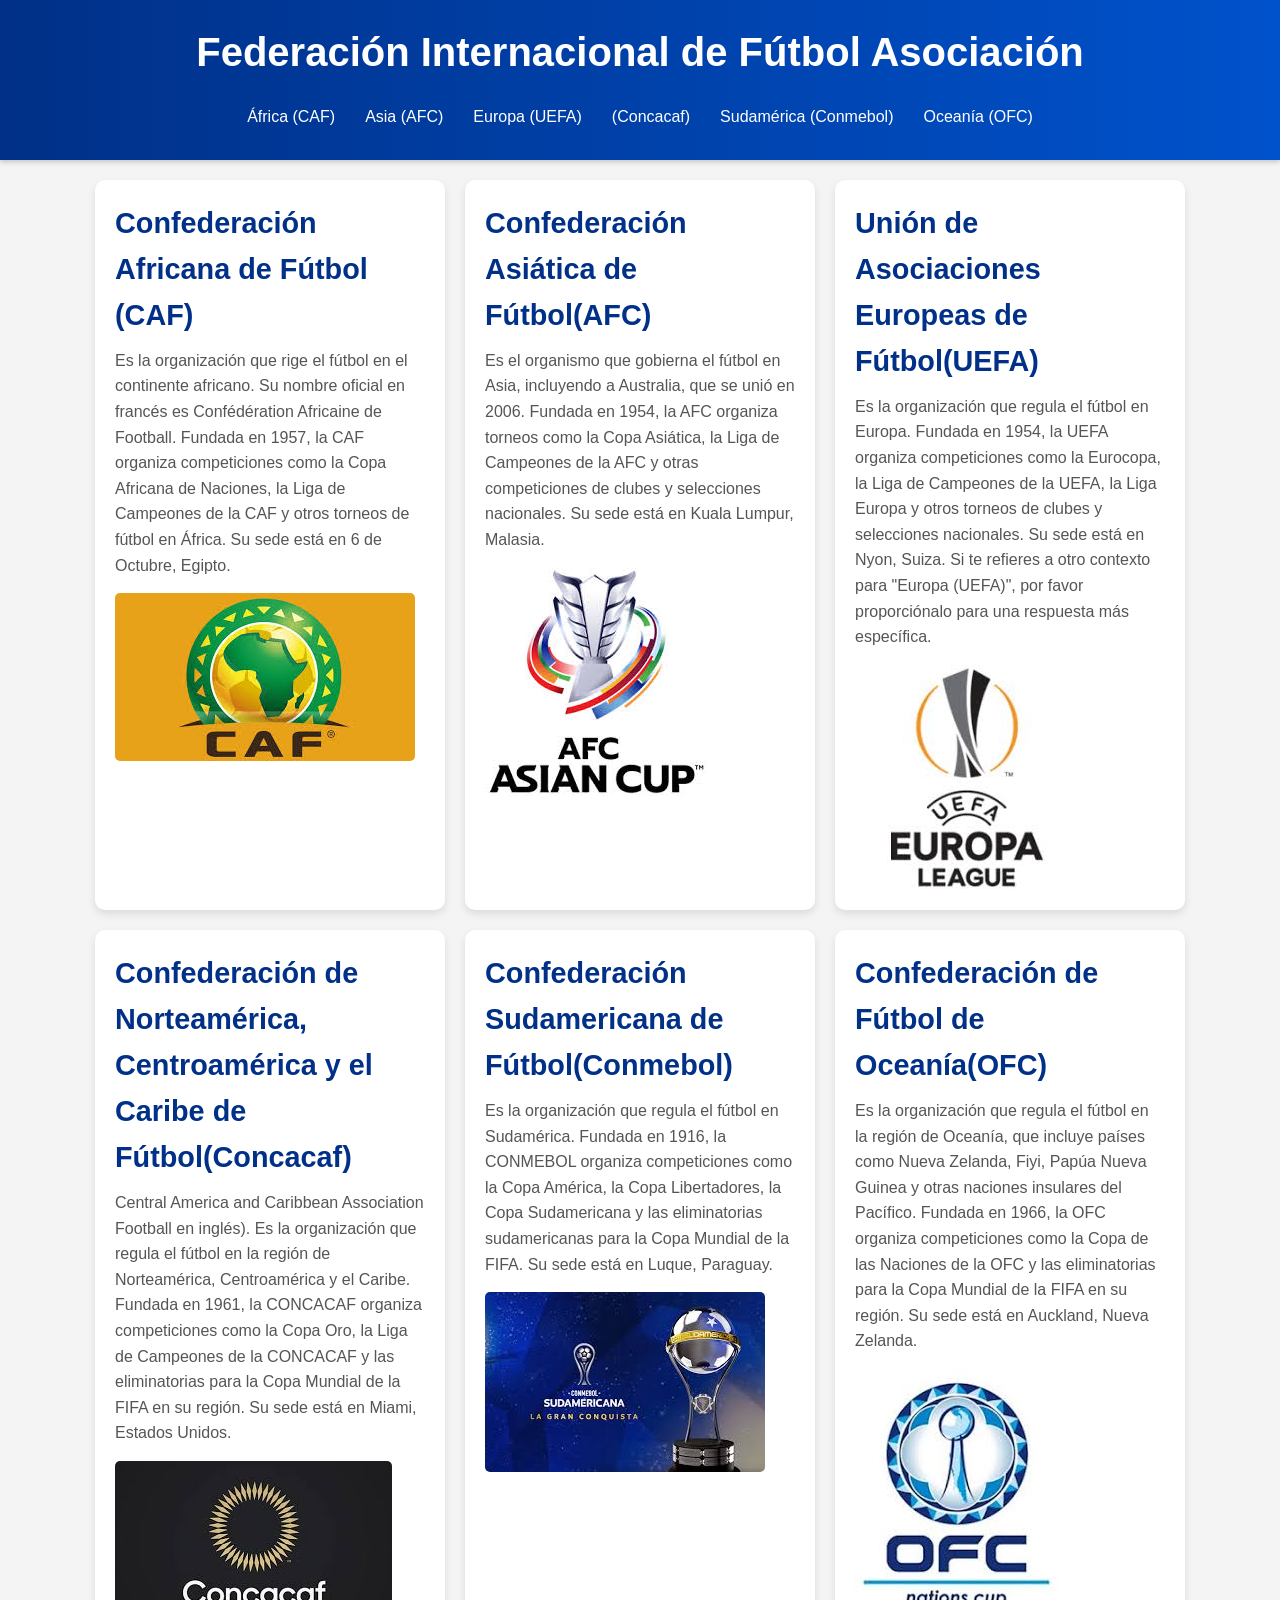
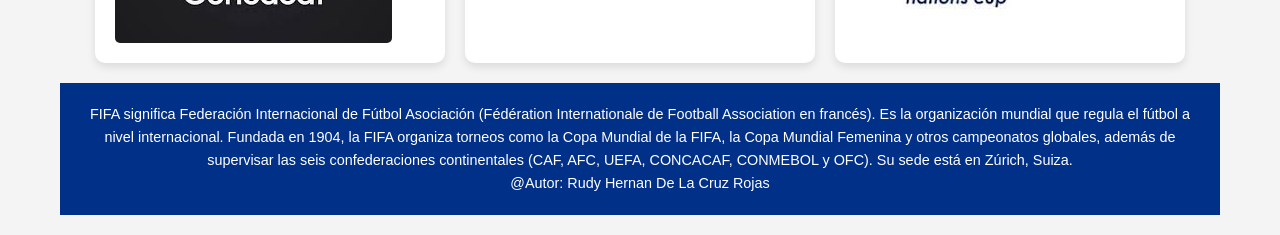
<file: index.html>
<!DOCTYPE html>
<html lang="en">
<head>
    <meta charset="UTF-8">
    <meta name="viewport" content="width=device-width, initial-scale=1.0">
    <title>FIFA</title>
    <link rel="stylesheet" href="index.css">
</head>
<body>
    <header>
        <h1>Federación Internacional de Fútbol Asociación</h1>
        <nav>
            <ul>
                <li>África (CAF)
                    <ul>
                        <li><a href="marruecos.html">Marruecos</a></li>
                        <li><a href="tunez.html">Tunez</a></li>
                        <li><a href="senegal.html">Sengal</a></li>
                        <li><a href="costademarfil.html">Costa de Marfil</a></li>
                        <li><a href="ghana.html">Ghana</a></li>
                        <li><a href="nigeria.html">Nigeria</a></li>
                        <li><a href="cameron.html">camerón</a></li>
                    </ul>
                </li>
                <li>Asia (AFC)
                    <ul>
                        <li><a href="iran.html">Irán</a></li>
                        <li><a href="coreadelsur.html">Corea del Sur</a></li>
                        <li><a href="china.html">China</a></li>
                        <li><a href="japon.html">Japon</a></li>
                        
                    </ul>

                </li>
                <li>Europa (UEFA)
                    <ul>
                        <li><a href="alemania.html">Alemania</a></li>
                        <li><a href="belgica.html">Bélgica</a></li>
                        <li><a href="bulgaria.html">Bulgaria</a></li>
                        <li><a href="dinamarca.html">Dinamarca</a></li>
                        <li><a href="españa.html">España</a></li>
                        <li><a href="francia.html">Francia</a></li>
                        <li><a href="hungria.html">Hungria</a></li>
                        <li><a href="inglaterra.html">Inglaterra</a></li>
                        <li><a href="irlandadenorte.html">Irlanda del Norte</a></li>
                        <li><a href="italia.html">Italia</a></li>
                        <li><a href="paisesbajos.html">Paises Bajos</a></li>
                        <li><a href="polonia.html">Polonia</a></li>
                        <li><a href="portugal.html">Portugal</a></li>
                        <li><a href="republicachica.html">Republica Checa</a></li>
                        <li><a href="suecia.html">Suecia</a></li>
                    </ul>
                </li>
                <li>(Concacaf)
                    <ul>
                        <li><a href="canada.html">Canadá</a></li>
                        <li><a href="ee.uu.html">EE.UU</a></li>
                        <li><a href="mexico.html">México</a></li>
                        <li><a href="costarica.html">Costa rica</a></li>
                        <li><a href="panama.html">Panamá</a></li>
                    </ul>
                </li>
                <li>Sudamérica (Conmebol)
                    <ul>
                        <li><a href="australia.html">Australia</a></li>
                        <li><a href="nuevazelanda.html">Nueva Zelanda</a></li>
                        <li><a href="islasalomon.html">Islas Salomón</a></li>
                    </ul>
                </li>
                <li>Oceanía (OFC)
                    <ul>
                        <li><a href="peru.html">Perú</a></li>
                        <li><a href="chile.html">Chile</a></li>
                        <li><a href="argentina.html">Argentina</a></li>
                        <li><a href="brasil.html">Brasil</a></li>
                        <li><a href="ecuador.html">Ecuador</a></li>
                        <li><a href="colombia.html">Colombia</a></li>
                        <li><a href="paraguay.html">Paraguay</a></li>
                        <li><a href="venezuela.html">Venezuela</a></li>
                        <li><a href="bolivia.html">bolivia</a></li>
                        <li><a href="uruguay.html">Uruguay</a></li>
                    </ul>
                </li>
            </ul>
        </nav>

    </header>
    <main>
        <div class="padre">
          <div class="hijo">
          <div class="nieto">
            <h2>Confederación Africana de Fútbol (CAF)</h2>
            <p>Es la organización que rige el fútbol en el continente africano. Su nombre oficial en francés es Confédération Africaine de Football. Fundada en 1957, la CAF organiza competiciones como la Copa Africana de Naciones, la Liga de Campeones de la CAF y otros torneos de fútbol en África. Su sede está en 6 de Octubre, Egipto.</p>
            <img src="fifa/África (CAF).jfif" alt="">

          </div>
           <div class="nieto">
            <h2>Confederación Asiática de Fútbol(AFC)</h2>
            <p>Es el organismo que gobierna el fútbol en Asia, incluyendo a Australia, que se unió en 2006. Fundada en 1954, la AFC organiza torneos como la Copa Asiática, la Liga de Campeones de la AFC y otras competiciones de clubes y selecciones nacionales. Su sede está en Kuala Lumpur, Malasia.</p>
            <img src="fifa/Asia (AFC),.jfif" alt="">

          </div>
           <div class="nieto">
            <h2>Unión de Asociaciones Europeas de Fútbol(UEFA)</h2>
            <p>Es la organización que regula el fútbol en Europa. Fundada en 1954, la UEFA organiza competiciones como la Eurocopa, la Liga de Campeones de la UEFA, la Liga Europa y otros torneos de clubes y selecciones nacionales. Su sede está en Nyon, Suiza.
Si te refieres a otro contexto para "Europa (UEFA)", por favor proporciónalo para una respuesta más específica.</p>
            <img src="fifa/Europa (UEFA).jfif" alt="">

          </div>
           <div class="nieto">
            <h2>Confederación de Norteamérica, Centroamérica y el Caribe de Fútbol(Concacaf)</h2>
            <p>Central America and Caribbean Association Football en inglés). Es la organización que regula el fútbol en la región de Norteamérica, Centroamérica y el Caribe. Fundada en 1961, la CONCACAF organiza competiciones como la Copa Oro, la Liga de Campeones de la CONCACAF y las eliminatorias para la Copa Mundial de la FIFA en su región. Su sede está en Miami, Estados Unidos.</p>
            <img src="fifa/(Concacaf).jfif" alt="">

          </div>
           <div class="nieto">
               <h2>Confederación Sudamericana de Fútbol(Conmebol)</h2>
            <p>Es la organización que regula el fútbol en Sudamérica. Fundada en 1916, la CONMEBOL organiza competiciones como la Copa América, la Copa Libertadores, la Copa Sudamericana y las eliminatorias sudamericanas para la Copa Mundial de la FIFA. Su sede está en Luque, Paraguay.</p>
            <img src="fifa/Sudamérica (Conmebol).jfif" alt="">

          </div>
           <div class="nieto">
            <h2>Confederación de Fútbol de Oceanía(OFC)</h2>
            <p>Es la organización que regula el fútbol en la región de Oceanía, que incluye países como Nueva Zelanda, Fiyi, Papúa Nueva Guinea y otras naciones insulares del Pacífico. Fundada en 1966, la OFC organiza competiciones como la Copa de las Naciones de la OFC y las eliminatorias para la Copa Mundial de la FIFA en su región. Su sede está en Auckland, Nueva Zelanda.</p>
            <img src="fifa/Oceanía (OFC.jfif" alt="">

          </div>
           </div>

        </div>
        <footer>
            <p>FIFA significa Federación Internacional de Fútbol Asociación (Fédération Internationale de Football Association en francés). Es la organización mundial que regula el fútbol a nivel internacional. Fundada en 1904, la FIFA organiza torneos como la Copa Mundial de la FIFA, la Copa Mundial Femenina y otros campeonatos globales, además de supervisar las seis confederaciones continentales (CAF, AFC, UEFA, CONCACAF, CONMEBOL y OFC). Su sede está en Zúrich, Suiza.<br>
            <p>@Autor: Rudy Hernan De La Cruz Rojas</p>
        </p>
        </footer>
    </main>

</body>
</html>
</file>
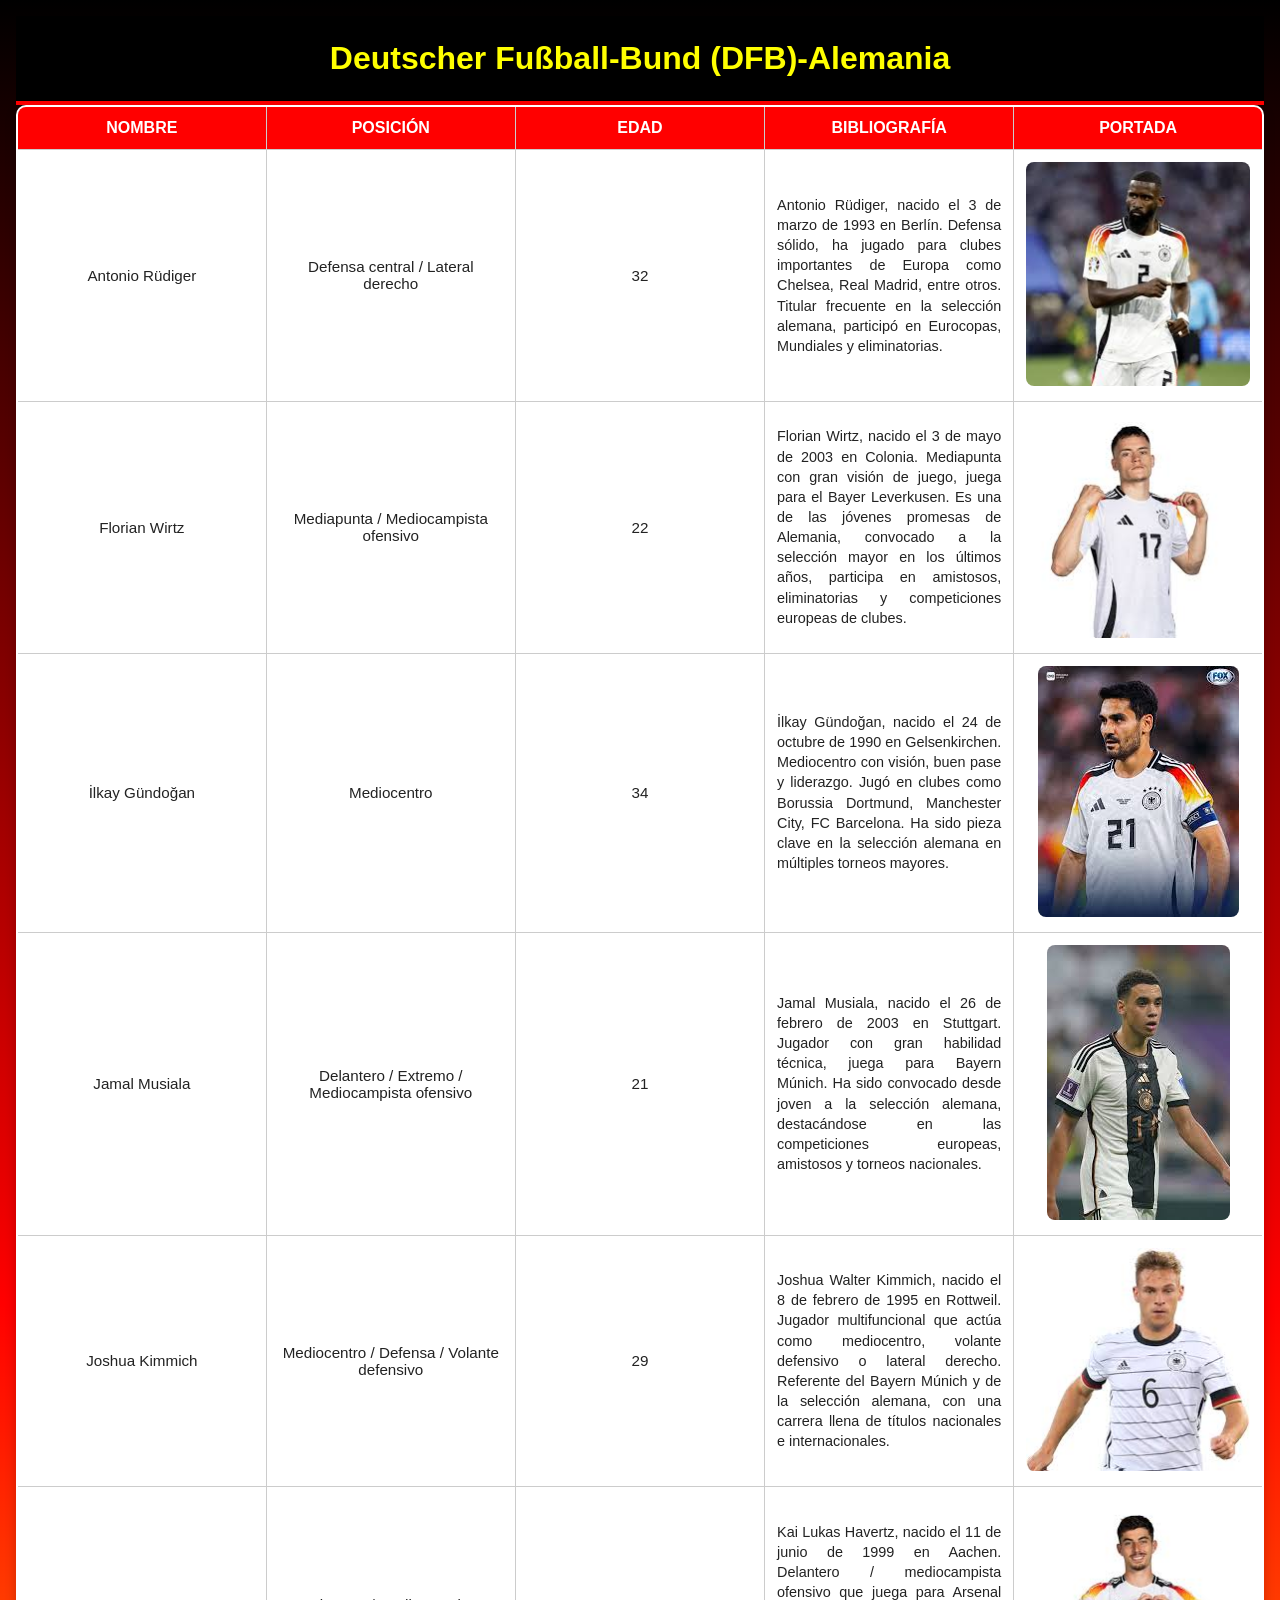
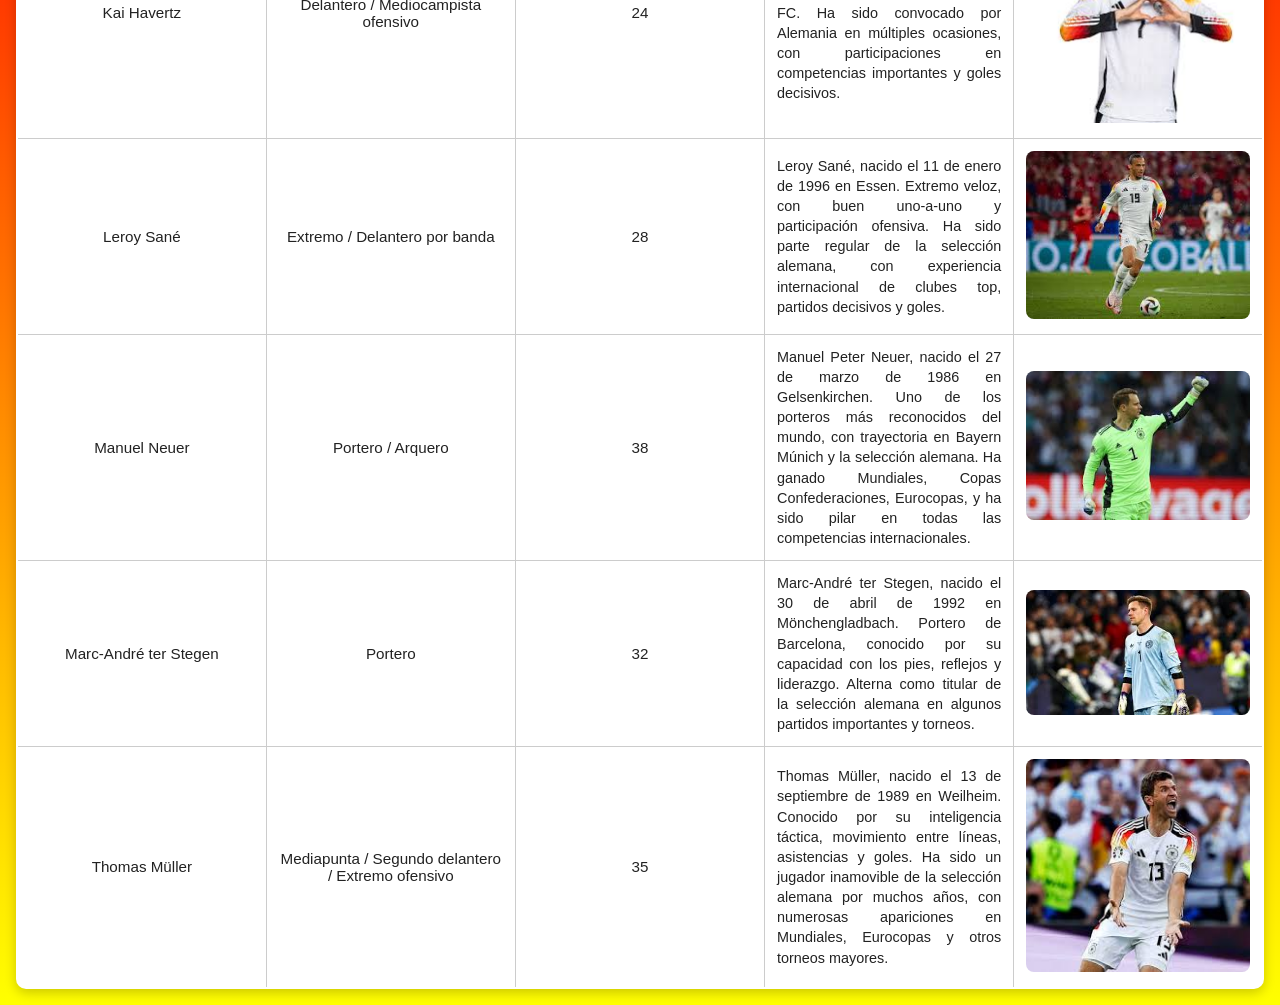
<file: alemania.html>
<!DOCTYPE html>
<html lang="es">
<head>
    <meta charset="UTF-8">
    <meta name="viewport" content="width=device-width, initial-scale=1.0">
    <title>Alemania</title>
    <link rel="stylesheet" href="alemania.css">
</head>
<body>
    <header>
        <h1>Deutscher Fußball-Bund (DFB)-Alemania</h1>
    </header>
    <div class="padre">
        <table border="2">
            <tr>
                <th>Nombre</th>
                <th>Posición</th>
                <th>Edad</th>
                <th>Bibliografía</th>
                <th>Portada</th>
            </tr>
            <tr>
                <td>Antonio Rüdiger</td>
                <td>Defensa central / Lateral derecho</td>
                <td>32</td>
                <td><p>Antonio Rüdiger, nacido el 3 de marzo de 1993 en Berlín. Defensa sólido, ha jugado para clubes importantes de Europa como Chelsea, Real Madrid, entre otros. Titular frecuente en la selección alemana, participó en Eurocopas, Mundiales y eliminatorias.</p></td>
                <td><img src="alemania/Antonio Rüdiger.jfif" alt=""></td>
            </tr>
            <tr>
                <td>Florian Wirtz</td>
                <td>Mediapunta / Mediocampista ofensivo</td>
                <td>22</td>
                <td><p>Florian Wirtz, nacido el 3 de mayo de 2003 en Colonia. Mediapunta con gran visión de juego, juega para el Bayer Leverkusen. Es una de las jóvenes promesas de Alemania, convocado a la selección mayor en los últimos años, participa en amistosos, eliminatorias y competiciones europeas de clubes.</p></td>
                <td><img src="alemania/Florian Wirtz.jfif" alt=""></td>
            </tr>
            <tr>
                <td>İlkay Gündoğan</td>
                <td>Mediocentro</td>
                <td>34</td>
                <td><p>İlkay Gündoğan, nacido el 24 de octubre de 1990 en Gelsenkirchen. Mediocentro con visión, buen pase y liderazgo. Jugó en clubes como Borussia Dortmund, Manchester City, FC Barcelona. Ha sido pieza clave en la selección alemana en múltiples torneos mayores.</p></td>
                <td><img src="alemania/Ilkay Gündogan.jfif" alt=""></td>
            </tr>
            <tr>
                <td>Jamal Musiala</td>
                <td>Delantero / Extremo / Mediocampista ofensivo</td>
                <td>21</td>
                <td><p>Jamal Musiala, nacido el 26 de febrero de 2003 en Stuttgart. Jugador con gran habilidad técnica, juega para Bayern Múnich. Ha sido convocado desde joven a la selección alemana, destacándose en las competiciones europeas, amistosos y torneos nacionales.</p></td>
                <td><img src="alemania/Jamal Musiala.jfif" alt=""></td>
            </tr>
            <tr>
                <td>Joshua Kimmich</td>
                <td>Mediocentro / Defensa / Volante defensivo</td>
                <td>29</td>
                <td><p>Joshua Walter Kimmich, nacido el 8 de febrero de 1995 en Rottweil. Jugador multifuncional que actúa como mediocentro, volante defensivo o lateral derecho. Referente del Bayern Múnich y de la selección alemana, con una carrera llena de títulos nacionales e internacionales.</p></td>
                <td><img src="alemania/Joshua Kimmich.jfif" alt=""></td>
            </tr>
            <tr>
                <td>Kai Havertz</td>
                <td>Delantero / Mediocampista ofensivo</td>
                <td>24</td>
                <td><p>Kai Lukas Havertz, nacido el 11 de junio de 1999 en Aachen. Delantero / mediocampista ofensivo que juega para Arsenal FC. Ha sido convocado por Alemania en múltiples ocasiones, con participaciones en competencias importantes y goles decisivos.</p></td>
                <td><img src="alemania/Kai Havertz.jfif" alt=""></td>
            </tr>
            <tr>
                <td>Leroy Sané</td>
                <td>Extremo / Delantero por banda</td>
                <td>28</td>
                <td><p>Leroy Sané, nacido el 11 de enero de 1996 en Essen. Extremo veloz, con buen uno-a-uno y participación ofensiva. Ha sido parte regular de la selección alemana, con experiencia internacional de clubes top, partidos decisivos y goles.</p></td>
                <td><img src="alemania/Leroy Sané.jfif" alt=""></td>
            </tr>
            <tr>
                <td>Manuel Neuer</td>
                <td>Portero / Arquero</td>
                <td>38</td>
                <td><p>Manuel Peter Neuer, nacido el 27 de marzo de 1986 en Gelsenkirchen. Uno de los porteros más reconocidos del mundo, con trayectoria en Bayern Múnich y la selección alemana. Ha ganado Mundiales, Copas Confederaciones, Eurocopas, y ha sido pilar en todas las competencias internacionales.</p></td>
                <td><img src="alemania/Manuel Neuer.jfif" alt=""></td>
            </tr>
            <tr>
                <td>Marc-André ter Stegen</td>
                <td>Portero</td>
                <td>32</td>
                <td><p>Marc-André ter Stegen, nacido el 30 de abril de 1992 en Mönchengladbach. Portero de Barcelona, conocido por su capacidad con los pies, reflejos y liderazgo. Alterna como titular de la selección alemana en algunos partidos importantes y torneos.</p></td>
                <td><img src="alemania/Marc-André ter Stegen.jfif" alt=""></td>
            </tr>
            <tr>
                <td>Thomas Müller</td>
                <td>Mediapunta / Segundo delantero / Extremo ofensivo</td>
                <td>35</td>
                <td><p>Thomas Müller, nacido el 13 de septiembre de 1989 en Weilheim. Conocido por su inteligencia táctica, movimiento entre líneas, asistencias y goles. Ha sido un jugador inamovible de la selección alemana por muchos años, con numerosas apariciones en Mundiales, Eurocopas y otros torneos mayores.</p></td>
                <td><img src="alemania/Thomas Müller.jfif" alt=""></td>
            </tr>
        </table>
    </div>
</body>
</html>
</file>
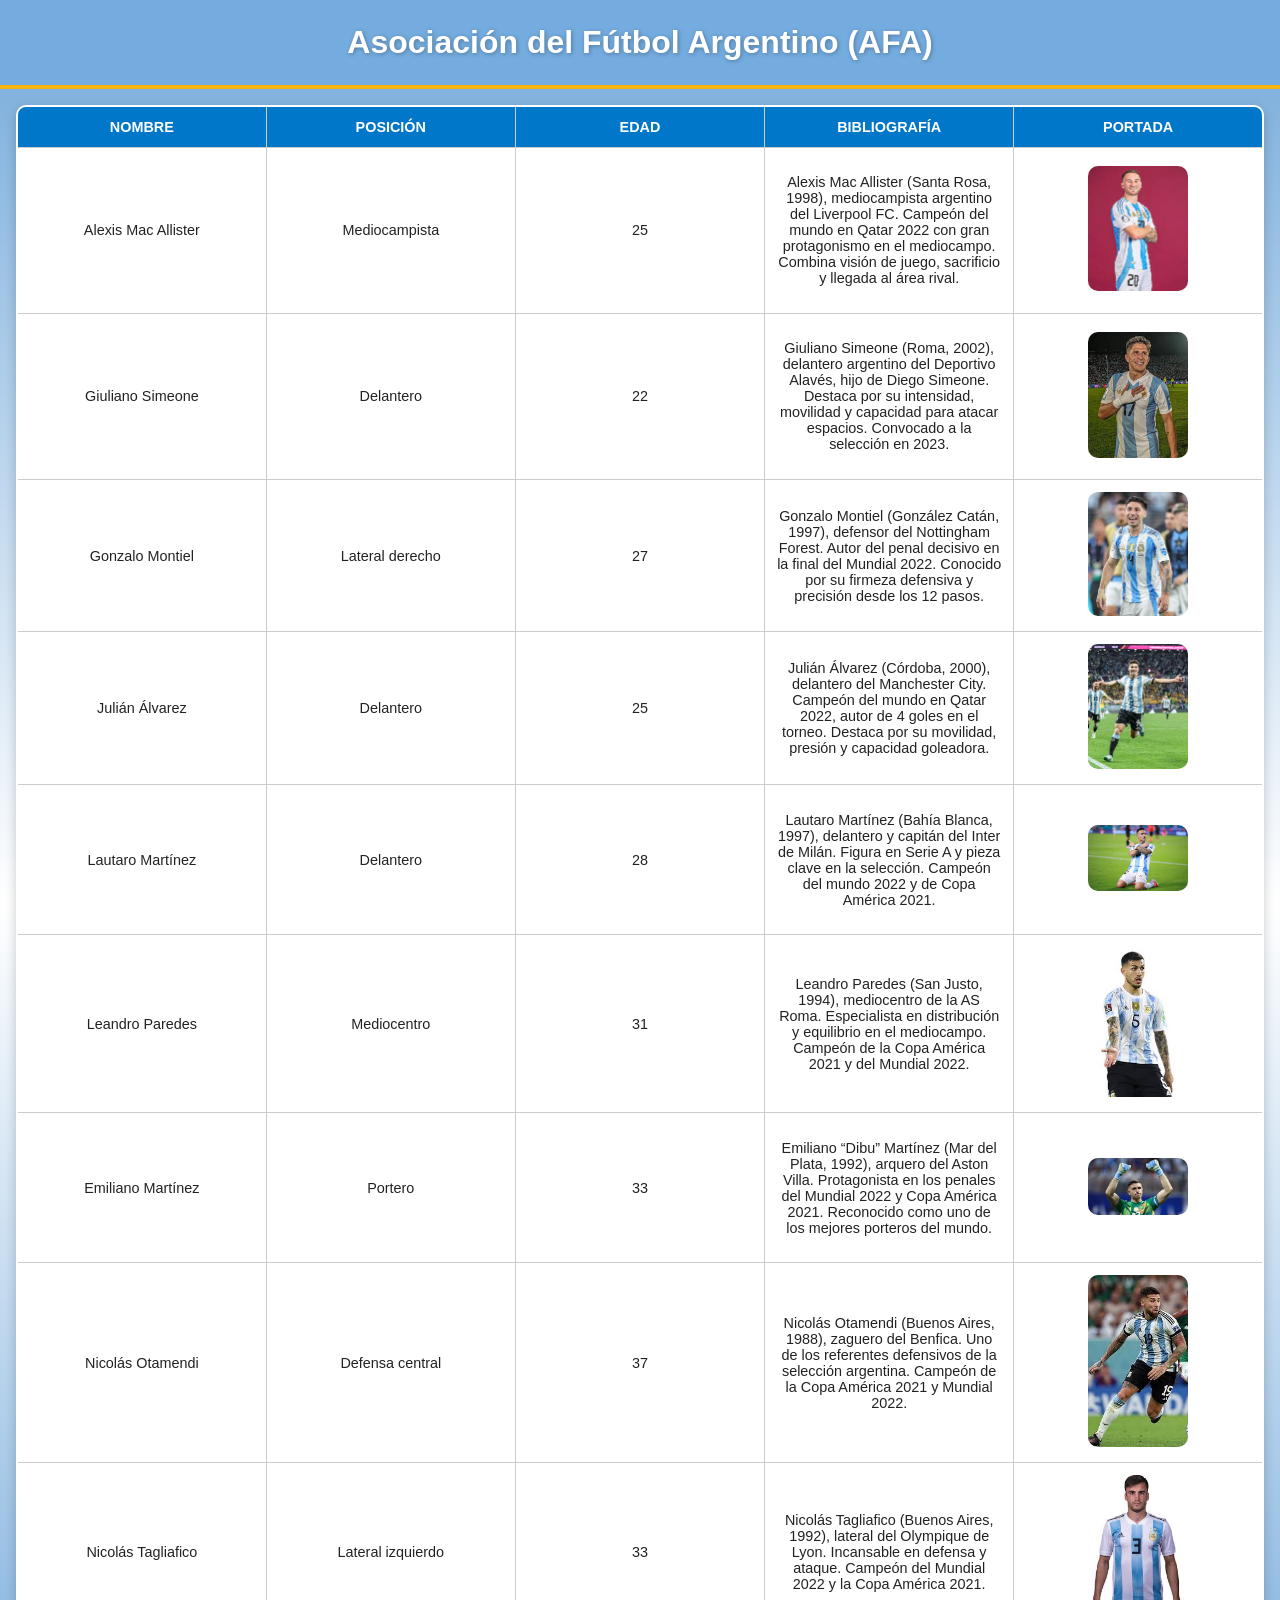
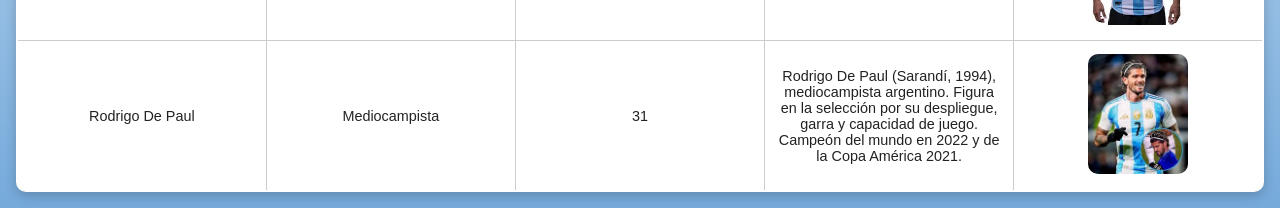
<file: argentina.html>
<!DOCTYPE html>
<html lang="es">
<head>
    <meta charset="UTF-8">
    <meta name="viewport" content="width=device-width, initial-scale=1.0">
    <title>Argentina</title>
    <link rel="stylesheet" href="argentina.css">
</head>
<body>
    <header>
        <h1>Asociación del Fútbol Argentino (AFA)</h1>
    </header>
    <div class="padre">
        <table border="2">
            <tr>
                <th>Nombre</th>
                <th>Posición</th>
                <th>Edad</th>
                <th>Bibliografía</th>
                <th>Portada</th>
            </tr>
            <tr>
                <td>Alexis Mac Allister</td>
                <td>Mediocampista</td>
                <td>25</td>
                <td><p>Alexis Mac Allister (Santa Rosa, 1998), mediocampista argentino del Liverpool FC. Campeón del mundo en Qatar 2022 con gran protagonismo en el mediocampo. Combina visión de juego, sacrificio y llegada al área rival.</p></td>
                <td><img src="argentina/Alexis Mac Allister.jfif" alt=""></td>
            </tr>
            <tr>
                <td>Giuliano Simeone</td>
                <td>Delantero</td>
                <td>22</td>
                <td><p>Giuliano Simeone (Roma, 2002), delantero argentino del Deportivo Alavés, hijo de Diego Simeone. Destaca por su intensidad, movilidad y capacidad para atacar espacios. Convocado a la selección en 2023.</p></td>
                <td><img src="argentina/Giuliano Simeone.jfif" alt=""></td>
            </tr>
            <tr>
                <td>Gonzalo Montiel</td>
                <td>Lateral derecho</td>
                <td>27</td>
                <td><p>Gonzalo Montiel (González Catán, 1997), defensor del Nottingham Forest. Autor del penal decisivo en la final del Mundial 2022. Conocido por su firmeza defensiva y precisión desde los 12 pasos.</p></td>
                <td><img src="argentina/Gonzalo Montiel.jfif" alt=""></td>
            </tr>
            <tr>
                <td>Julián Álvarez</td>
                <td>Delantero</td>
                <td>25</td>
                <td><p>Julián Álvarez (Córdoba, 2000), delantero del Manchester City. Campeón del mundo en Qatar 2022, autor de 4 goles en el torneo. Destaca por su movilidad, presión y capacidad goleadora.</p></td>
                <td><img src="argentina/Julián Álvarez.jfif" alt=""></td>
            </tr>
            <tr>
                <td>Lautaro Martínez</td>
                <td>Delantero</td>
                <td>28</td>
                <td><p>Lautaro Martínez (Bahía Blanca, 1997), delantero y capitán del Inter de Milán. Figura en Serie A y pieza clave en la selección. Campeón del mundo 2022 y de Copa América 2021.</p></td>
                <td><img src="argentina/Lautaro Martínez.jfif" alt=""></td>
            </tr>
            <tr>
                <td>Leandro Paredes</td>
                <td>Mediocentro</td>
                <td>31</td>
                <td><p>Leandro Paredes (San Justo, 1994), mediocentro de la AS Roma. Especialista en distribución y equilibrio en el mediocampo. Campeón de la Copa América 2021 y del Mundial 2022.</p></td>
                <td><img src="argentina/Leandro Paredes.jfif" alt=""></td>
            </tr>
            <tr>
                <td>Emiliano Martínez</td>
                <td>Portero</td>
                <td>33</td>
                <td><p>Emiliano “Dibu” Martínez (Mar del Plata, 1992), arquero del Aston Villa. Protagonista en los penales del Mundial 2022 y Copa América 2021. Reconocido como uno de los mejores porteros del mundo.</p></td>
                <td><img src="argentina/Martinez.jfif" alt=""></td>
            </tr>
            <tr>
                <td>Nicolás Otamendi</td>
                <td>Defensa central</td>
                <td>37</td>
                <td><p>Nicolás Otamendi (Buenos Aires, 1988), zaguero del Benfica. Uno de los referentes defensivos de la selección argentina. Campeón de la Copa América 2021 y Mundial 2022.</p></td>
                <td><img src="argentina/Nicolás Otamendi.jfif" alt=""></td>
            </tr>
            <tr>
                <td>Nicolás Tagliafico</td>
                <td>Lateral izquierdo</td>
                <td>33</td>
                <td><p>Nicolás Tagliafico (Buenos Aires, 1992), lateral del Olympique de Lyon. Incansable en defensa y ataque. Campeón del Mundial 2022 y la Copa América 2021.</p></td>
                <td><img src="argentina/Nicolás Tagliafico.jfif" alt=""></td>
            </tr>
            <tr>
                <td>Rodrigo De Paul</td>
                <td>Mediocampista</td>
                <td>31</td>
                <td><p>Rodrigo De Paul (Sarandí, 1994), mediocampista argentino. Figura en la selección por su despliegue, garra y capacidad de juego. Campeón del mundo en 2022 y de la Copa América 2021.</p></td>
                <td><img src="argentina/Rodrigo De Paul.jfif" alt=""></td>
            </tr>
        </table>
    </div>
</body>
</html>
</file>
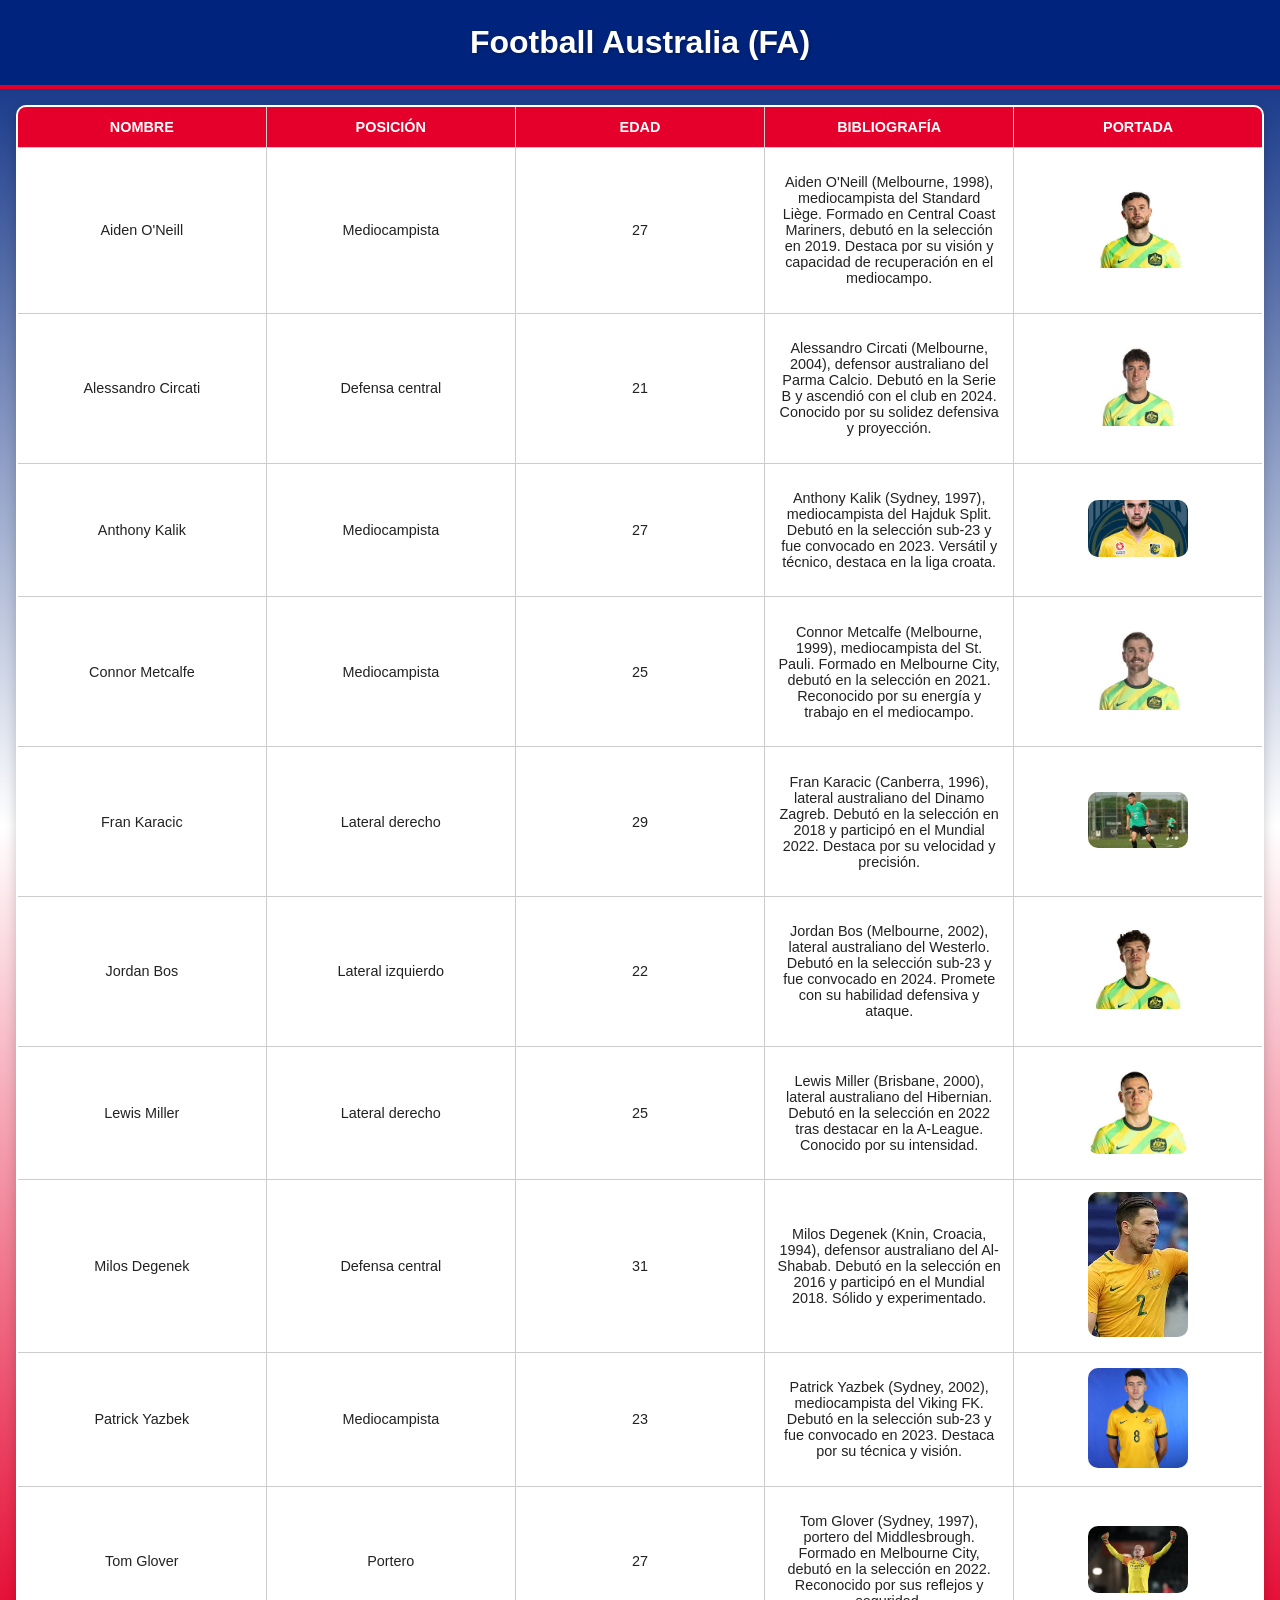
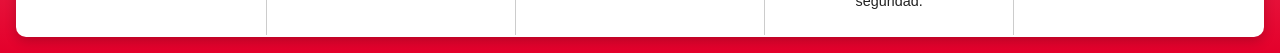
<file: australia.html>
<!DOCTYPE html>
<html lang="es">
<head>
    <meta charset="UTF-8">
    <meta name="viewport" content="width=device-width, initial-scale=1.0">
    <title>Australia</title>
    <link rel="stylesheet" href="australia.css">
</head>
<body>
    <header>
        <h1>Football Australia (FA)</h1>
    </header>
    <div class="padre">
        <table border="2">
            <tr>
                <th>Nombre</th>
                <th>Posición</th>
                <th>Edad</th>
                <th>Bibliografía</th>
                <th>Portada</th>
            </tr>
            <tr>
                <td>Aiden O'Neill</td>
                <td>Mediocampista</td>
                <td>27</td>
                <td><p>Aiden O'Neill (Melbourne, 1998), mediocampista del Standard Liège. Formado en Central Coast Mariners, debutó en la selección en 2019. Destaca por su visión y capacidad de recuperación en el mediocampo.</p></td>
                <td><img src="australia/Aiden O'Neill.jfif" alt=""></td>
            </tr>
            <tr>
                <td>Alessandro Circati</td>
                <td>Defensa central</td>
                <td>21</td>
                <td><p>Alessandro Circati (Melbourne, 2004), defensor australiano del Parma Calcio. Debutó en la Serie B y ascendió con el club en 2024. Conocido por su solidez defensiva y proyección.</p></td>
                <td><img src="australia/Alessandro Circati.jfif" alt=""></td>
            </tr>
            <tr>
                <td>Anthony Kalik</td>
                <td>Mediocampista</td>
                <td>27</td>
                <td><p>Anthony Kalik (Sydney, 1997), mediocampista del Hajduk Split. Debutó en la selección sub-23 y fue convocado en 2023. Versátil y técnico, destaca en la liga croata.</p></td>
                <td><img src="australia/Anthony Kalik.jfif" alt=""></td>
            </tr>
            <tr>
                <td>Connor Metcalfe</td>
                <td>Mediocampista</td>
                <td>25</td>
                <td><p>Connor Metcalfe (Melbourne, 1999), mediocampista del St. Pauli. Formado en Melbourne City, debutó en la selección en 2021. Reconocido por su energía y trabajo en el mediocampo.</p></td>
                <td><img src="australia/Connor Metcalfe.jfif" alt=""></td>
            </tr>
            <tr>
                <td>Fran Karacic</td>
                <td>Lateral derecho</td>
                <td>29</td>
                <td><p>Fran Karacic (Canberra, 1996), lateral australiano del Dinamo Zagreb. Debutó en la selección en 2018 y participó en el Mundial 2022. Destaca por su velocidad y precisión.</p></td>
                <td><img src="australia/Fran Karacic.jfif" alt=""></td>
            </tr>
            <tr>
                <td>Jordan Bos</td>
                <td>Lateral izquierdo</td>
                <td>22</td>
                <td><p>Jordan Bos (Melbourne, 2002), lateral australiano del Westerlo. Debutó en la selección sub-23 y fue convocado en 2024. Promete con su habilidad defensiva y ataque.</p></td>
                <td><img src="australia/Jordan Bos.jfif" alt=""></td>
            </tr>
            <tr>
                <td>Lewis Miller</td>
                <td>Lateral derecho</td>
                <td>25</td>
                <td><p>Lewis Miller (Brisbane, 2000), lateral australiano del Hibernian. Debutó en la selección en 2022 tras destacar en la A-League. Conocido por su intensidad.</p></td>
                <td><img src="australia/Lewis Miller.jfif" alt=""></td>
            </tr>
            <tr>
                <td>Milos Degenek</td>
                <td>Defensa central</td>
                <td>31</td>
                <td><p>Milos Degenek (Knin, Croacia, 1994), defensor australiano del Al-Shabab. Debutó en la selección en 2016 y participó en el Mundial 2018. Sólido y experimentado.</p></td>
                <td><img src="australia/Milos Degenek.jfif" alt=""></td>
            </tr>
            <tr>
                <td>Patrick Yazbek</td>
                <td>Mediocampista</td>
                <td>23</td>
                <td><p>Patrick Yazbek (Sydney, 2002), mediocampista del Viking FK. Debutó en la selección sub-23 y fue convocado en 2023. Destaca por su técnica y visión.</p></td>
                <td><img src="australia/Patrick Yazbek.jfif" alt=""></td>
            </tr>
            <tr>
                <td>Tom Glover</td>
                <td>Portero</td>
                <td>27</td>
                <td><p>Tom Glover (Sydney, 1997), portero del Middlesbrough. Formado en Melbourne City, debutó en la selección en 2022. Reconocido por sus reflejos y seguridad.</p></td>
                <td><img src="australia/Tom Glover.jfif" alt=""></td>
            </tr>
        </table>
    </div>
</body>
</html>
</file>
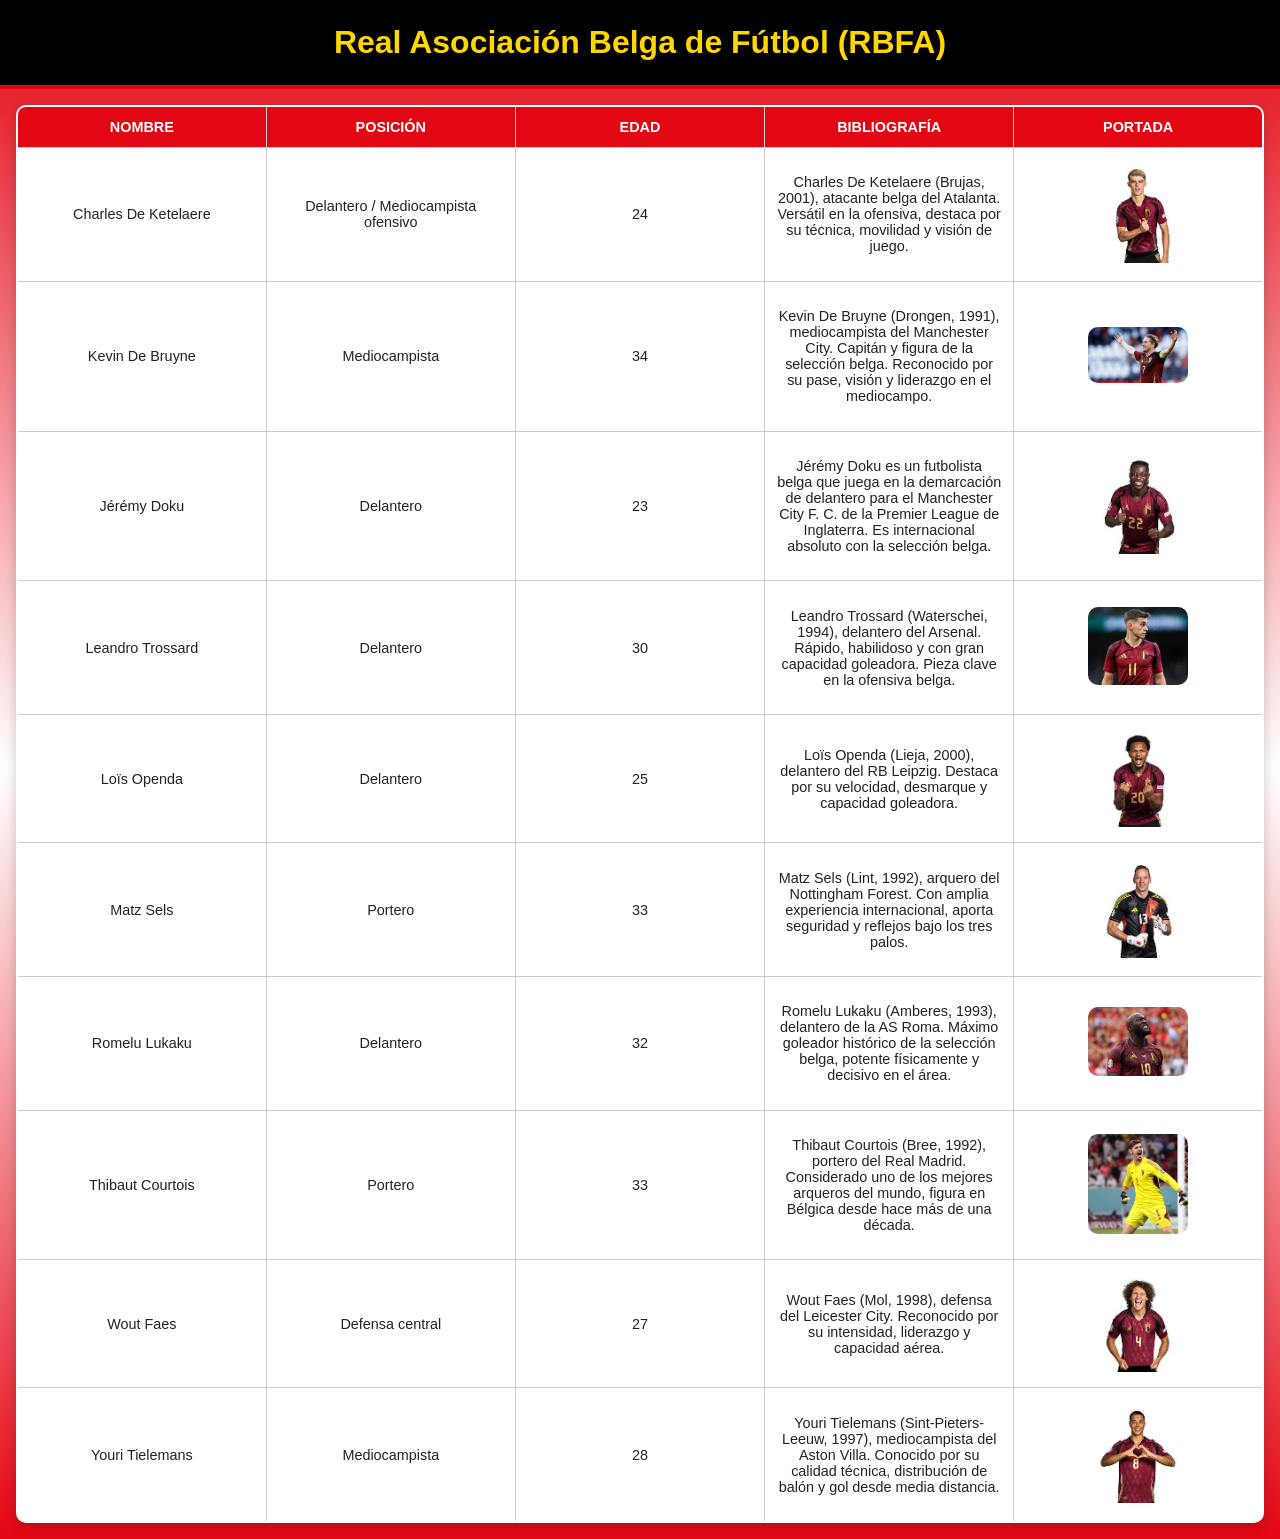
<file: belgica.html>
<!DOCTYPE html> 
<html lang="es">
<head>
    <meta charset="UTF-8">
    <meta name="viewport" content="width=device-width, initial-scale=1.0">
    <title>Bélgica</title>
    <link rel="stylesheet" href="belgica.css">
</head>
<body>
    <header>
        <h1>Real Asociación Belga de Fútbol (RBFA)</h1>
    </header>
    <div class="padre">
        <table border="2">
            <tr>
                <th>Nombre</th>
                <th>Posición</th>
                <th>Edad</th>
                <th>Bibliografía</th>
                <th>Portada</th>
            </tr>
            <tr>
                <td>Charles De Ketelaere</td>
                <td>Delantero / Mediocampista ofensivo</td>
                <td>24</td>
                <td><p>Charles De Ketelaere (Brujas, 2001), atacante belga del Atalanta. Versátil en la ofensiva, destaca por su técnica, movilidad y visión de juego.</p></td>
                <td><img src="belgica/Charles De Ketelaere.jfif" alt=""></td>
            </tr>
            <tr>
                <td>Kevin De Bruyne</td>
                <td>Mediocampista</td>
                <td>34</td>
                <td><p>Kevin De Bruyne (Drongen, 1991), mediocampista del Manchester City. Capitán y figura de la selección belga. Reconocido por su pase, visión y liderazgo en el mediocampo.</p></td>
                <td><img src="belgica/Kevin De Bruyne.jfif" alt=""></td>
            </tr>
            <tr>
                <td>Jérémy Doku</td>
                <td>Delantero</td>
                <td>23</td>
                <td><p>Jérémy Doku es un futbolista belga que juega en la demarcación de delantero para el Manchester City F. C. de la Premier League de Inglaterra. Es internacional absoluto con la selección belga.</p></td>
                <td><img src="belgica/Jérémy Doku.jfif" alt=""></td>
            </tr>
            <tr>
                <td>Leandro Trossard</td>
                <td>Delantero</td>
                <td>30</td>
                <td><p>Leandro Trossard (Waterschei, 1994), delantero del Arsenal. Rápido, habilidoso y con gran capacidad goleadora. Pieza clave en la ofensiva belga.</p></td>
                <td><img src="belgica/Leandro Trossard.jfif" alt=""></td>
            </tr>
            <tr>
                <td>Loïs Openda</td>
                <td>Delantero</td>
                <td>25</td>
                <td><p>Loïs Openda (Lieja, 2000), delantero del RB Leipzig. Destaca por su velocidad, desmarque y capacidad goleadora.</p></td>
                <td><img src="belgica/Lois Openda.jfif" alt=""></td>
            </tr>
            <tr>
                <td>Matz Sels</td>
                <td>Portero</td>
                <td>33</td>
                <td><p>Matz Sels (Lint, 1992), arquero del Nottingham Forest. Con amplia experiencia internacional, aporta seguridad y reflejos bajo los tres palos.</p></td>
                <td><img src="belgica/Matz Sels.jfif" alt=""></td>
            </tr>
            <tr>
                <td>Romelu Lukaku</td>
                <td>Delantero</td>
                <td>32</td>
                <td><p>Romelu Lukaku (Amberes, 1993), delantero de la AS Roma. Máximo goleador histórico de la selección belga, potente físicamente y decisivo en el área.</p></td>
                <td><img src="belgica/Romelu Lukaku.jfif" alt=""></td>
            </tr>
            <tr>
                <td>Thibaut Courtois</td>
                <td>Portero</td>
                <td>33</td>
                <td><p>Thibaut Courtois (Bree, 1992), portero del Real Madrid. Considerado uno de los mejores arqueros del mundo, figura en Bélgica desde hace más de una década.</p></td>
                <td><img src="belgica/Thibaut Courtois.jfif" alt=""></td>
            </tr>
            <tr>
                <td>Wout Faes</td>
                <td>Defensa central</td>
                <td>27</td>
                <td><p>Wout Faes (Mol, 1998), defensa del Leicester City. Reconocido por su intensidad, liderazgo y capacidad aérea.</p></td>
                <td><img src="belgica/Wout Faes.jfif" alt=""></td>
            </tr>
            <tr>
                <td>Youri Tielemans</td>
                <td>Mediocampista</td>
                <td>28</td>
                <td><p>Youri Tielemans (Sint-Pieters-Leeuw, 1997), mediocampista del Aston Villa. Conocido por su calidad técnica, distribución de balón y gol desde media distancia.</p></td>
                <td><img src="belgica/Youri Tielemans.jfif" alt=""></td>
            </tr>
        </table>
    </div>
</body>
</html>
</file>
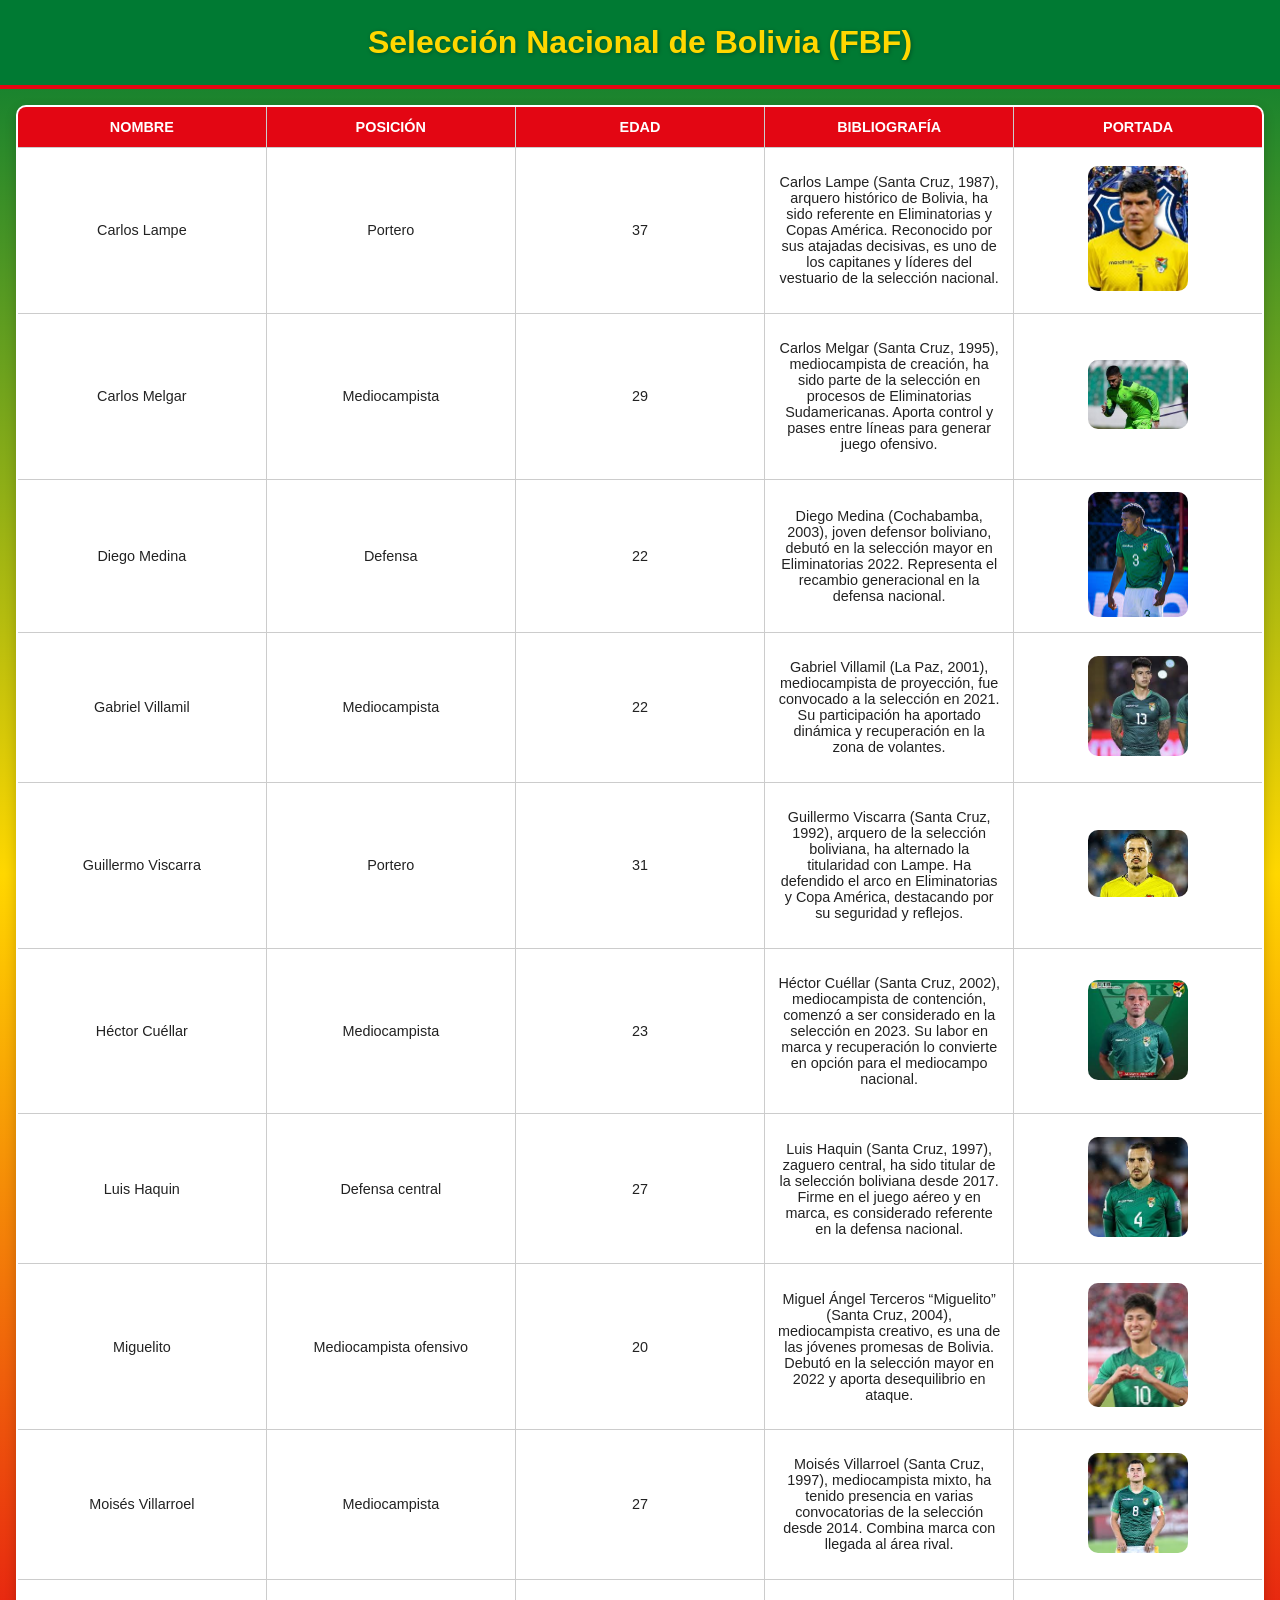
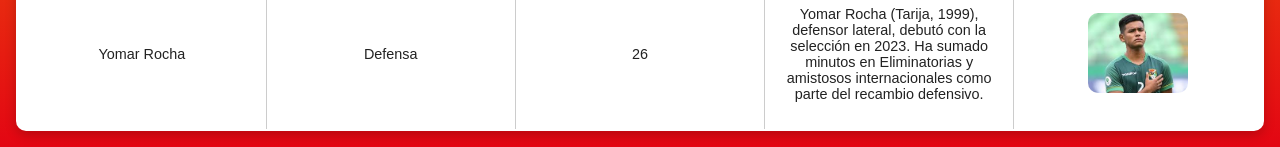
<file: bolivia.html>
<!DOCTYPE html>
<html lang="es">
<head>
    <meta charset="UTF-8">
    <meta name="viewport" content="width=device-width, initial-scale=1.0">
    <title>Bolivia</title>
    <link rel="stylesheet" href="bolivia.css">
</head>
<body>
    <header>
        <h1>Selección Nacional de Bolivia (FBF)</h1>
    </header>
    <div class="padre">
        <table border="2">
            <tr>
                <th>Nombre</th>
                <th>Posición</th>
                <th>Edad</th>
                <th>Bibliografía</th>
                <th>Portada</th>
            </tr>
            <tr>
                <td>Carlos Lampe</td>
                <td>Portero</td>
                <td>37</td>
                <td><p>Carlos Lampe (Santa Cruz, 1987), arquero histórico de Bolivia, ha sido referente en Eliminatorias y Copas América. Reconocido por sus atajadas decisivas, es uno de los capitanes y líderes del vestuario de la selección nacional.</p></td>
                <td><img src="bolivia/Carlos Lampe.jfif" alt=""></td>
            </tr>
            <tr>
                <td>Carlos Melgar</td>
                <td>Mediocampista</td>
                <td>29</td>
                <td><p>Carlos Melgar (Santa Cruz, 1995), mediocampista de creación, ha sido parte de la selección en procesos de Eliminatorias Sudamericanas. Aporta control y pases entre líneas para generar juego ofensivo.</p></td>
                <td><img src="bolivia/Carlos Melgar.jfif" alt=""></td>
            </tr>
            <tr>
                <td>Diego Medina</td>
                <td>Defensa</td>
                <td>22</td>
                <td><p>Diego Medina (Cochabamba, 2003), joven defensor boliviano, debutó en la selección mayor en Eliminatorias 2022. Representa el recambio generacional en la defensa nacional.</p></td>
                <td><img src="bolivia/Diego Medina.jfif" alt=""></td>
            </tr>
            <tr>
                <td>Gabriel Villamil</td>
                <td>Mediocampista</td>
                <td>22</td>
                <td><p>Gabriel Villamil (La Paz, 2001), mediocampista de proyección, fue convocado a la selección en 2021. Su participación ha aportado dinámica y recuperación en la zona de volantes.</p></td>
                <td><img src="bolivia/Gabriel Villamil.jfif" alt=""></td>
            </tr>
            <tr>
                <td>Guillermo Viscarra</td>
                <td>Portero</td>
                <td>31</td>
                <td><p>Guillermo Viscarra (Santa Cruz, 1992), arquero de la selección boliviana, ha alternado la titularidad con Lampe. Ha defendido el arco en Eliminatorias y Copa América, destacando por su seguridad y reflejos.</p></td>
                <td><img src="bolivia/Guillermo Viscarra.jfif" alt=""></td>
            </tr>
            <tr>
                <td>Héctor Cuéllar</td>
                <td>Mediocampista</td>
                <td>23</td>
                <td><p>Héctor Cuéllar (Santa Cruz, 2002), mediocampista de contención, comenzó a ser considerado en la selección en 2023. Su labor en marca y recuperación lo convierte en opción para el mediocampo nacional.</p></td>
                <td><img src="bolivia/Héctor Cuéllar.jfif" alt=""></td>
            </tr>
            <tr>
                <td>Luis Haquin</td>
                <td>Defensa central</td>
                <td>27</td>
                <td><p>Luis Haquin (Santa Cruz, 1997), zaguero central, ha sido titular de la selección boliviana desde 2017. Firme en el juego aéreo y en marca, es considerado referente en la defensa nacional.</p></td>
                <td><img src="bolivia/Luis Haquin.jfif" alt=""></td>
            </tr>
            <tr>
                <td>Miguelito</td>
                <td>Mediocampista ofensivo</td>
                <td>20</td>
                <td><p>Miguel Ángel Terceros “Miguelito” (Santa Cruz, 2004), mediocampista creativo, es una de las jóvenes promesas de Bolivia. Debutó en la selección mayor en 2022 y aporta desequilibrio en ataque.</p></td>
                <td><img src="bolivia/Miguelito.jfif" alt=""></td>
            </tr>
            <tr>
                <td>Moisés Villarroel</td>
                <td>Mediocampista</td>
                <td>27</td>
                <td><p>Moisés Villarroel (Santa Cruz, 1997), mediocampista mixto, ha tenido presencia en varias convocatorias de la selección desde 2014. Combina marca con llegada al área rival.</p></td>
                <td><img src="bolivia/Moisés Villarroel.jfif" alt=""></td>
            </tr>
            <tr>
                <td>Yomar Rocha</td>
                <td>Defensa</td>
                <td>26</td>
                <td><p>Yomar Rocha (Tarija, 1999), defensor lateral, debutó con la selección en 2023. Ha sumado minutos en Eliminatorias y amistosos internacionales como parte del recambio defensivo.</p></td>
                <td><img src="bolivia/Yomar Rocha.jfif" alt=""></td>
            </tr>
        </table>
    </div>
</body>
</html>
</file>
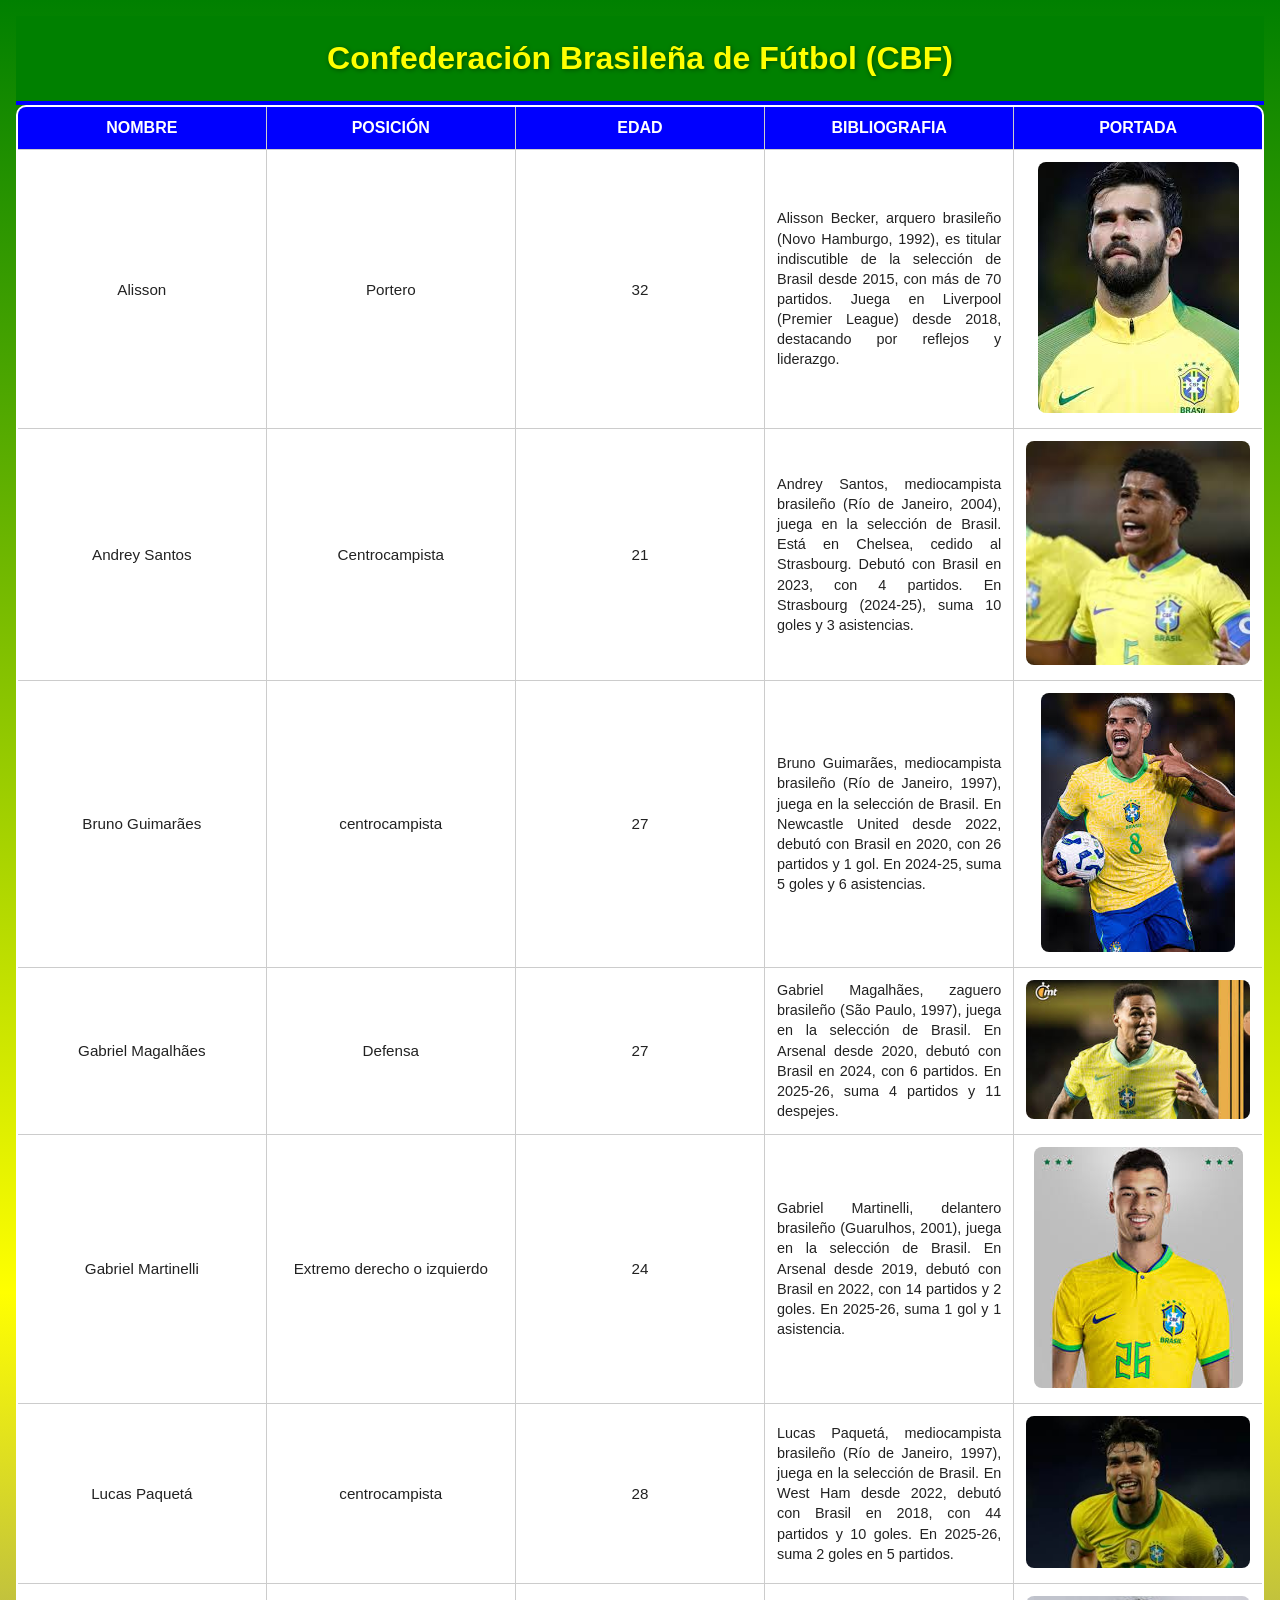
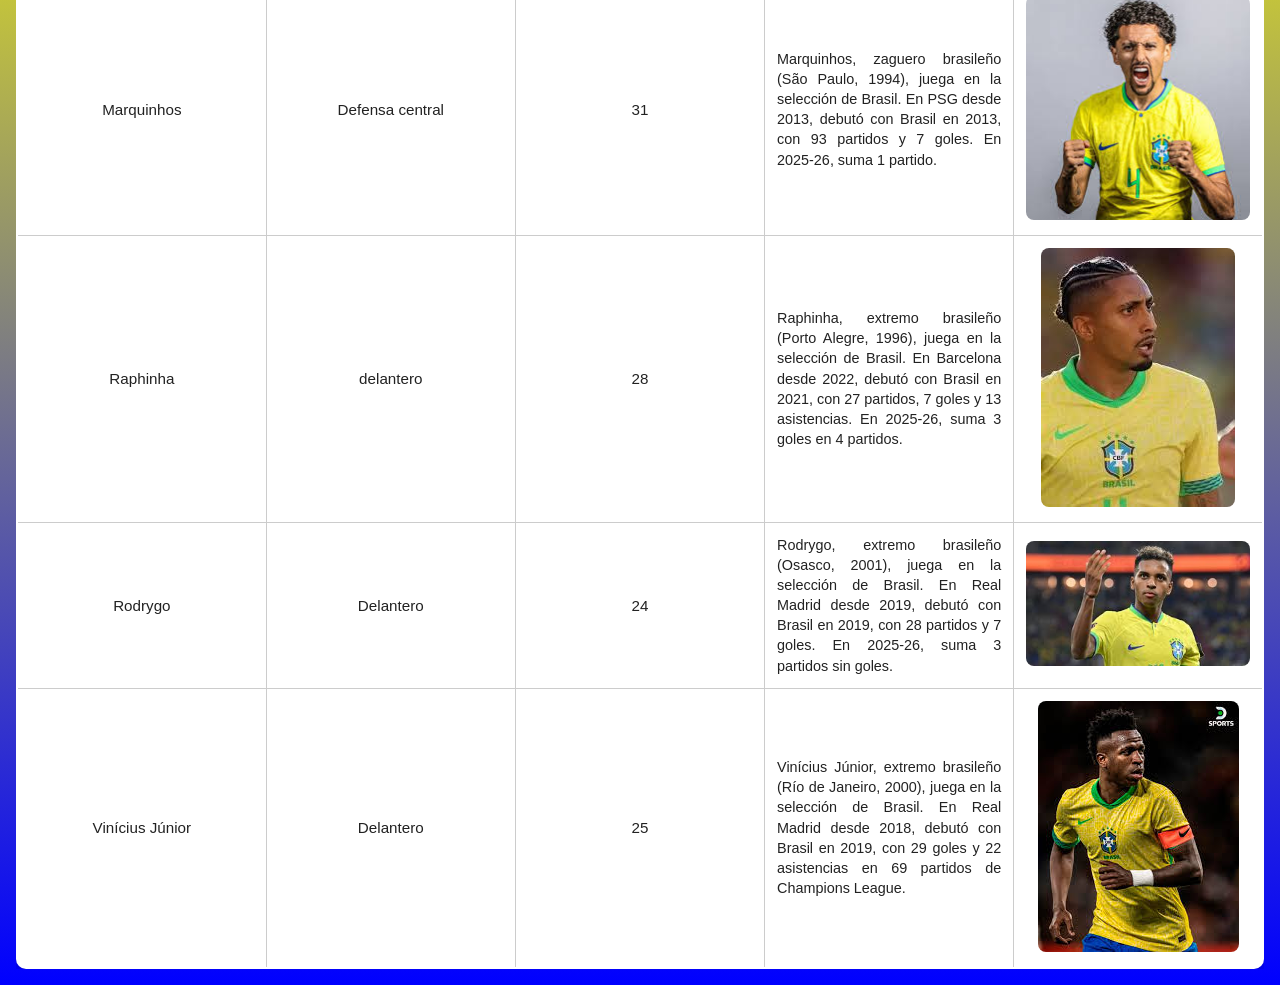
<file: brasil.html>
<!DOCTYPE html>
<html lang="en">
<head>
    <meta charset="UTF-8">
    <meta name="viewport" content="width=device-width, initial-scale=1.0">
    <title>Brasil</title>
    <link rel="stylesheet" href="brasil.css">
</head>
<body>
    <header>
        <h1>Confederación Brasileña de Fútbol (CBF)</h1>
    </header>
    <div class="padre">
        <table border="2">
            <tr>
                <th>Nombre</th>
                <th>Posición</th>
                <th>Edad</th>
                <th>Bibliografia</th>
                <th>Portada</th>
            </tr>
            <tr>
                <td>Alisson</td>
                <td>Portero</td>
                <td>32</td>
                <td><p>Alisson Becker, arquero brasileño (Novo Hamburgo, 1992), es titular indiscutible de la selección de Brasil desde 2015, con más de 70 partidos. Juega en Liverpool (Premier League) desde 2018, destacando por reflejos y liderazgo.</p></td>
                <td><img src="brazil/Alisson.jfif" alt=""></td>
            </tr>
             <tr>
                <td>Andrey Santos</td>
                <td>Centrocampista</td>
                <td>21</td>
                <td><p>Andrey Santos, mediocampista brasileño (Río de Janeiro, 2004), juega en la selección de Brasil. Está en Chelsea, cedido al Strasbourg. Debutó con Brasil en 2023, con 4 partidos. En Strasbourg (2024-25), suma 10 goles y 3 asistencias.</p></td>
                <td><img src="brazil/Andrey Santos.jfif" alt=""></td>
            </tr>
             <tr>
                <td>Bruno Guimarães</td>
                <td>centrocampista</td>
                <td>27</td>
                <td><p>Bruno Guimarães, mediocampista brasileño (Río de Janeiro, 1997), juega en la selección de Brasil. En Newcastle United desde 2022, debutó con Brasil en 2020, con 26 partidos y 1 gol. En 2024-25, suma 5 goles y 6 asistencias.</p></td>
                <td><img src="brazil/Bruno Guimarães.jfif" alt=""></td>
            </tr>
             <tr>
                <td>Gabriel Magalhães</td>
                <td>Defensa</td>
                <td>27</td>
                <td><p>Gabriel Magalhães, zaguero brasileño (São Paulo, 1997), juega en la selección de Brasil. En Arsenal desde 2020, debutó con Brasil en 2024, con 6 partidos. En 2025-26, suma 4 partidos y 11 despejes.</p></td>
                <td><img src="brazil/Gabriel Magalhães.jfif" alt=""></td>
            </tr>
             <tr>
                <td>Gabriel Martinelli</td>
                <td>Extremo derecho o izquierdo</td>
                <td>24</td>
                <td><p>Gabriel Martinelli, delantero brasileño (Guarulhos, 2001), juega en la selección de Brasil. En Arsenal desde 2019, debutó con Brasil en 2022, con 14 partidos y 2 goles. En 2025-26, suma 1 gol y 1 asistencia.</p></td>
                <td><img src="brazil/Gabriel Martinelli.jfif" alt=""></td>
            </tr>
             <tr>
                <td>Lucas Paquetá</td>
                <td>centrocampista</td>
                <td>28</td>
                <td><P>Lucas Paquetá, mediocampista brasileño (Río de Janeiro, 1997), juega en la selección de Brasil. En West Ham desde 2022, debutó con Brasil en 2018, con 44 partidos y 10 goles. En 2025-26, suma 2 goles en 5 partidos.</P></td>
                <td><img src="brazil/Lucas Paquetá.jfif" alt=""></td>
            </tr>
             <tr>
                <td>Marquinhos</td>
                <td>Defensa central</td>
                <td>31</td>
                <td><p>Marquinhos, zaguero brasileño (São Paulo, 1994), juega en la selección de Brasil. En PSG desde 2013, debutó con Brasil en 2013, con 93 partidos y 7 goles. En 2025-26, suma 1 partido.</p></td>
                <td><img src="brazil/Marquinhos.jfif" alt=""></td>
            </tr>
             <tr>
                <td>Raphinha</td>
                <td>delantero</td>
                <td>28</td>
                <td><P>Raphinha, extremo brasileño (Porto Alegre, 1996), juega en la selección de Brasil. En Barcelona desde 2022, debutó con Brasil en 2021, con 27 partidos, 7 goles y 13 asistencias. En 2025-26, suma 3 goles en 4 partidos.</P></td>
                <td><img src="brazil/Raphinha.jfif" alt=""></td>
            </tr>
             <tr>
                <td>Rodrygo</td>
                <td>Delantero</td>
                <td>24</td>
                <td><p>Rodrygo, extremo brasileño (Osasco, 2001), juega en la selección de Brasil. En Real Madrid desde 2019, debutó con Brasil en 2019, con 28 partidos y 7 goles. En 2025-26, suma 3 partidos sin goles.</p></td>
                <td><img src="brazil/Rodrygo.jfif" alt=""></td>
            </tr>
             <tr>
                <td>Vinícius Júnior</td>
                <td>Delantero</td>
                <td>25</td>
                <td><p>Vinícius Júnior, extremo brasileño (Río de Janeiro, 2000), juega en la selección de Brasil. En Real Madrid desde 2018, debutó con Brasil en 2019, con 29 goles y 22 asistencias en 69 partidos de Champions League.</p></td>
                <td><img src="brazil/Vinícius Júnior.jfif" alt=""></td>
            </tr>
        </table>
    </div>
    
</body>
</html>
</file>
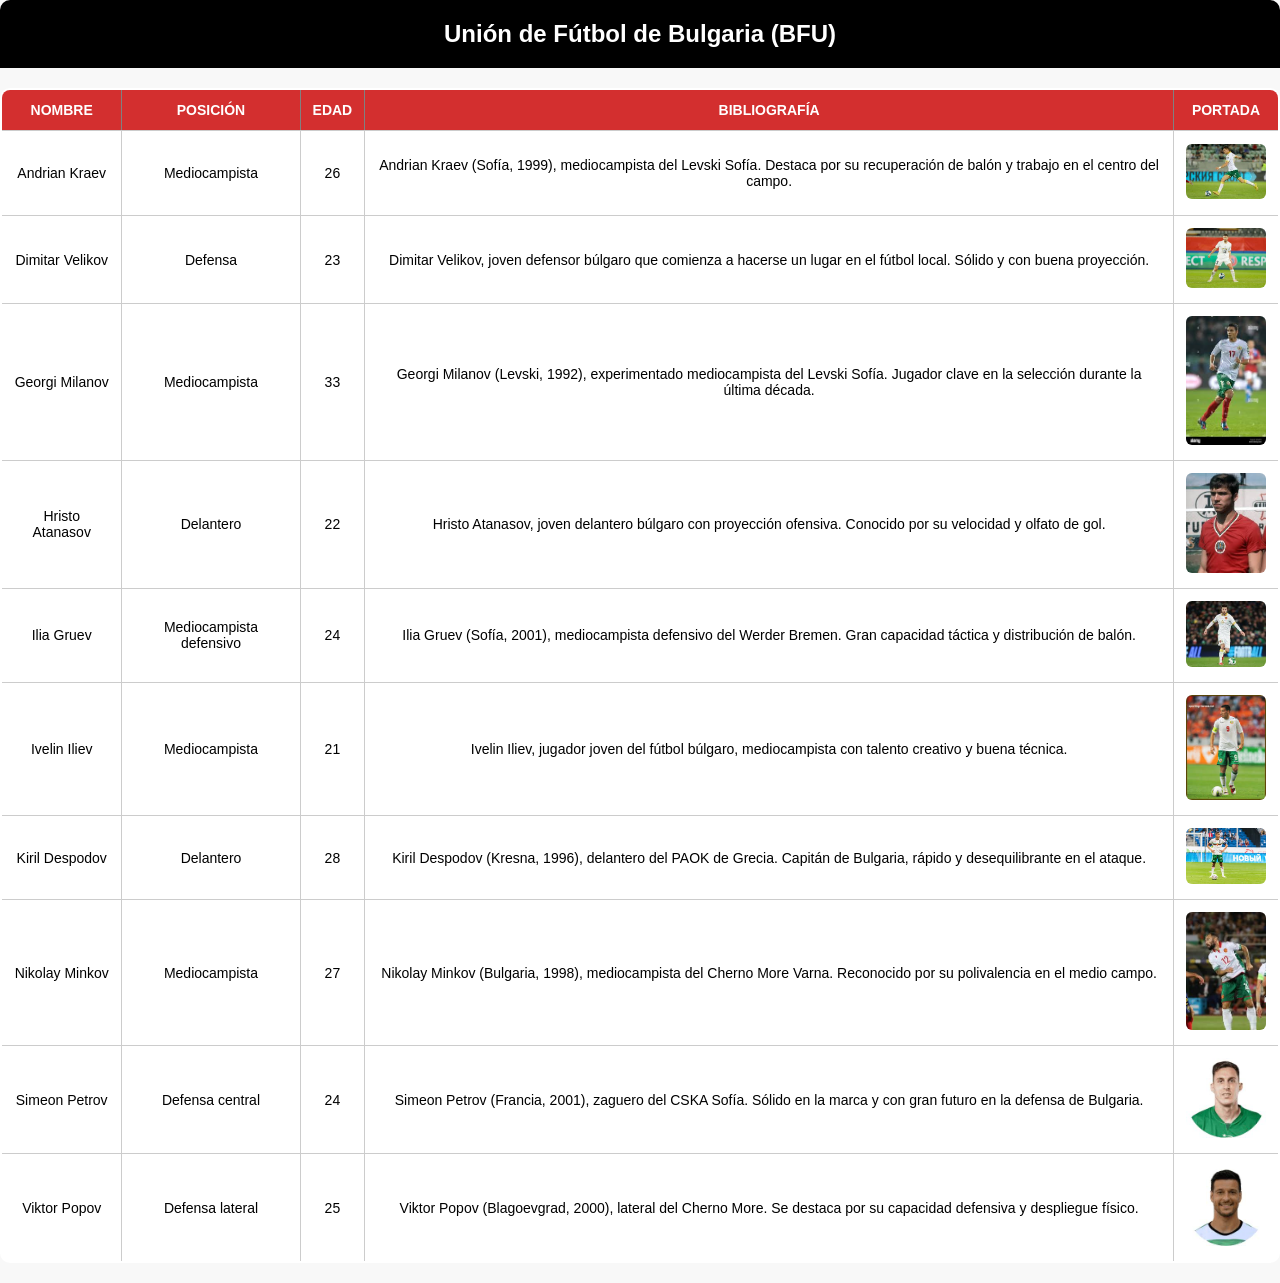
<file: bulgaria.html>
<!DOCTYPE html> 
<html lang="es">
<head>
    <meta charset="UTF-8">
    <meta name="viewport" content="width=device-width, initial-scale=1.0">
    <title>Bulgaria</title>
    <link rel="stylesheet" href="bulgaria.css">
</head>
<body>
    <header>
        <h1>Unión de Fútbol de Bulgaria (BFU)</h1>
    </header>
    <div class="padre">
        <table border="2">
            <tr>
                <th>Nombre</th>
                <th>Posición</th>
                <th>Edad</th>
                <th>Bibliografía</th>
                <th>Portada</th>
            </tr>
            <tr>
                <td>Andrian Kraev</td>
                <td>Mediocampista</td>
                <td>26</td>
                <td><p>Andrian Kraev (Sofía, 1999), mediocampista del Levski Sofía. Destaca por su recuperación de balón y trabajo en el centro del campo.</p></td>
                <td><img src="bulgaria/Andrian Kraev.jfif" alt=""></td>
            </tr>
            <tr>
                <td>Dimitar Velikov</td>
                <td>Defensa</td>
                <td>23</td>
                <td><p>Dimitar Velikov, joven defensor búlgaro que comienza a hacerse un lugar en el fútbol local. Sólido y con buena proyección.</p></td>
                <td><img src="bulgaria/Dimitar Velikov.jfif" alt=""></td>
            </tr>
            <tr>
                <td>Georgi Milanov</td>
                <td>Mediocampista</td>
                <td>33</td>
                <td><p>Georgi Milanov (Levski, 1992), experimentado mediocampista del Levski Sofía. Jugador clave en la selección durante la última década.</p></td>
                <td><img src="bulgaria/Georgi Milanov.jfif" alt=""></td>
            </tr>
            <tr>
                <td>Hristo Atanasov</td>
                <td>Delantero</td>
                <td>22</td>
                <td><p>Hristo Atanasov, joven delantero búlgaro con proyección ofensiva. Conocido por su velocidad y olfato de gol.</p></td>
                <td><img src="bulgaria/Hristo Atanasov.jfif" alt=""></td>
            </tr>
            <tr>
                <td>Ilia Gruev</td>
                <td>Mediocampista defensivo</td>
                <td>24</td>
                <td><p>Ilia Gruev (Sofía, 2001), mediocampista defensivo del Werder Bremen. Gran capacidad táctica y distribución de balón.</p></td>
                <td><img src="bulgaria/Ilia Gruev.jfif" alt=""></td>
            </tr>
            <tr>
                <td>Ivelin Iliev</td>
                <td>Mediocampista</td>
                <td>21</td>
                <td><p>Ivelin Iliev, jugador joven del fútbol búlgaro, mediocampista con talento creativo y buena técnica.</p></td>
                <td><img src="bulgaria/Ivelin Iliev.jfif" alt=""></td>
            </tr>
            <tr>
                <td>Kiril Despodov</td>
                <td>Delantero</td>
                <td>28</td>
                <td><p>Kiril Despodov (Kresna, 1996), delantero del PAOK de Grecia. Capitán de Bulgaria, rápido y desequilibrante en el ataque.</p></td>
                <td><img src="bulgaria/Kiril Despodov.jfif" alt=""></td>
            </tr>
            <tr>
                <td>Nikolay Minkov</td>
                <td>Mediocampista</td>
                <td>27</td>
                <td><p>Nikolay Minkov (Bulgaria, 1998), mediocampista del Cherno More Varna. Reconocido por su polivalencia en el medio campo.</p></td>
                <td><img src="bulgaria/Nikolay Minkov.jfif" alt=""></td>
            </tr>
            <tr>
                <td>Simeon Petrov</td>
                <td>Defensa central</td>
                <td>24</td>
                <td><p>Simeon Petrov (Francia, 2001), zaguero del CSKA Sofía. Sólido en la marca y con gran futuro en la defensa de Bulgaria.</p></td>
                <td><img src="bulgaria/Simeon Petrov.jfif" alt=""></td>
            </tr>
            <tr>
                <td>Viktor Popov</td>
                <td>Defensa lateral</td>
                <td>25</td>
                <td><p>Viktor Popov (Blagoevgrad, 2000), lateral del Cherno More. Se destaca por su capacidad defensiva y despliegue físico.</p></td>
                <td><img src="bulgaria/Viktor Popov.jfif" alt=""></td>
            </tr>
        </table>
    </div>
</body>
</html>
</file>
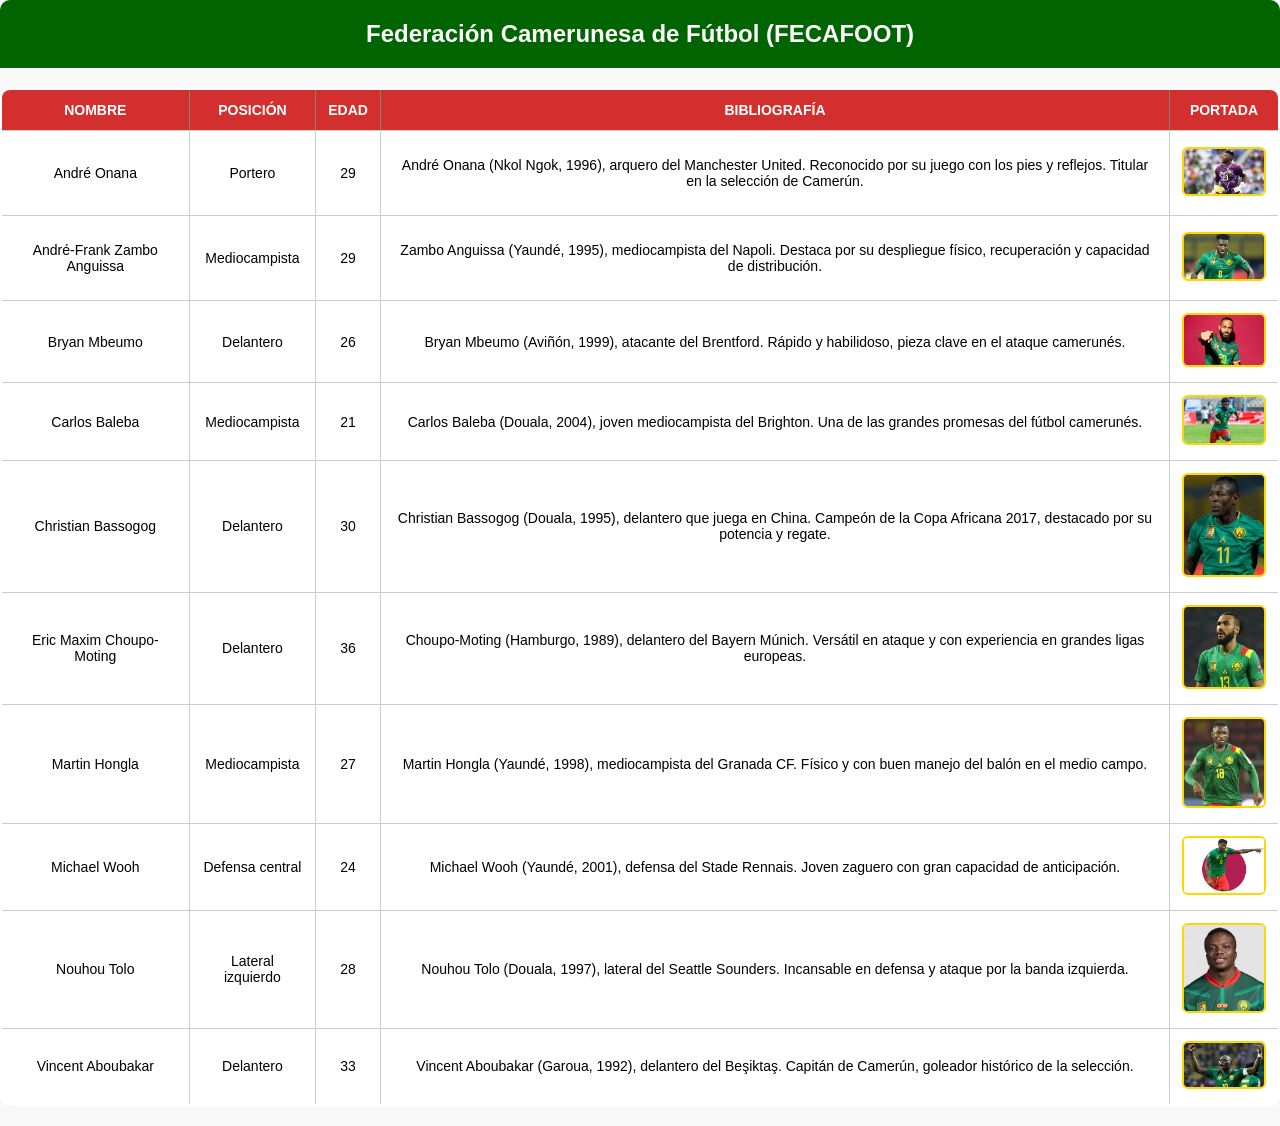
<file: cameron.html>
<!DOCTYPE html> 
<html lang="es">
<head>
    <meta charset="UTF-8">
    <meta name="viewport" content="width=device-width, initial-scale=1.0">
    <title>Camerún</title>
    <link rel="stylesheet" href="cameron.css">
</head>
<body>
    <header>
        <h1>Federación Camerunesa de Fútbol (FECAFOOT)</h1>
    </header>
    <div class="padre">
        <table border="2">
            <tr>
                <th>Nombre</th>
                <th>Posición</th>
                <th>Edad</th>
                <th>Bibliografía</th>
                <th>Portada</th>
            </tr>
            <tr>
                <td>André Onana</td>
                <td>Portero</td>
                <td>29</td>
                <td><p>André Onana (Nkol Ngok, 1996), arquero del Manchester United. Reconocido por su juego con los pies y reflejos. Titular en la selección de Camerún.</p></td>
                <td><img src="cameron/André Onana.jfif" alt=""></td>
            </tr>
            <tr>
                <td>André-Frank Zambo Anguissa</td>
                <td>Mediocampista</td>
                <td>29</td>
                <td><p>Zambo Anguissa (Yaundé, 1995), mediocampista del Napoli. Destaca por su despliegue físico, recuperación y capacidad de distribución.</p></td>
                <td><img src="cameron/André-Franck Zambo Anguissa.jfif" alt=""></td>
            </tr>
            <tr>
                <td>Bryan Mbeumo</td>
                <td>Delantero</td>
                <td>26</td>
                <td><p>Bryan Mbeumo (Aviñón, 1999), atacante del Brentford. Rápido y habilidoso, pieza clave en el ataque camerunés.</p></td>
                <td><img src="cameron/Bryan Mbeumo.jfif" alt=""></td>
            </tr>
            <tr>
                <td>Carlos Baleba</td>
                <td>Mediocampista</td>
                <td>21</td>
                <td><p>Carlos Baleba (Douala, 2004), joven mediocampista del Brighton. Una de las grandes promesas del fútbol camerunés.</p></td>
                <td><img src="cameron/Carlos Baleba.jfif" alt=""></td>
            </tr>
            <tr>
                <td>Christian Bassogog</td>
                <td>Delantero</td>
                <td>30</td>
                <td><p>Christian Bassogog (Douala, 1995), delantero que juega en China. Campeón de la Copa Africana 2017, destacado por su potencia y regate.</p></td>
                <td><img src="cameron/Christian Bassogog.jfif" alt=""></td>
            </tr>
            <tr>
                <td>Eric Maxim Choupo-Moting</td>
                <td>Delantero</td>
                <td>36</td>
                <td><p>Choupo-Moting (Hamburgo, 1989), delantero del Bayern Múnich. Versátil en ataque y con experiencia en grandes ligas europeas.</p></td>
                <td><img src="cameron/Eric Maxim Choupo-Moting.jfif" alt=""></td>
            </tr>
            <tr>
                <td>Martin Hongla</td>
                <td>Mediocampista</td>
                <td>27</td>
                <td><p>Martin Hongla (Yaundé, 1998), mediocampista del Granada CF. Físico y con buen manejo del balón en el medio campo.</p></td>
                <td><img src="cameron/Martin Hongla.jfif" alt=""></td>
            </tr>
            <tr>
                <td>Michael Wooh</td>
                <td>Defensa central</td>
                <td>24</td>
                <td><p>Michael Wooh (Yaundé, 2001), defensa del Stade Rennais. Joven zaguero con gran capacidad de anticipación.</p></td>
                <td><img src="cameron/Michael Wooh.jfif" alt=""></td>
            </tr>
            <tr>
                <td>Nouhou Tolo</td>
                <td>Lateral izquierdo</td>
                <td>28</td>
                <td><p>Nouhou Tolo (Douala, 1997), lateral del Seattle Sounders. Incansable en defensa y ataque por la banda izquierda.</p></td>
                <td><img src="cameron/Nouhou Tolo.jfif" alt=""></td>
            </tr>
            <tr>
                <td>Vincent Aboubakar</td>
                <td>Delantero</td>
                <td>33</td>
                <td><p>Vincent Aboubakar (Garoua, 1992), delantero del Beşiktaş. Capitán de Camerún, goleador histórico de la selección.</p></td>
                <td><img src="cameron/Vincent Aboubakar.jfif" alt=""></td>
            </tr>
        </table>
    </div>
</body>
</html>
</file>
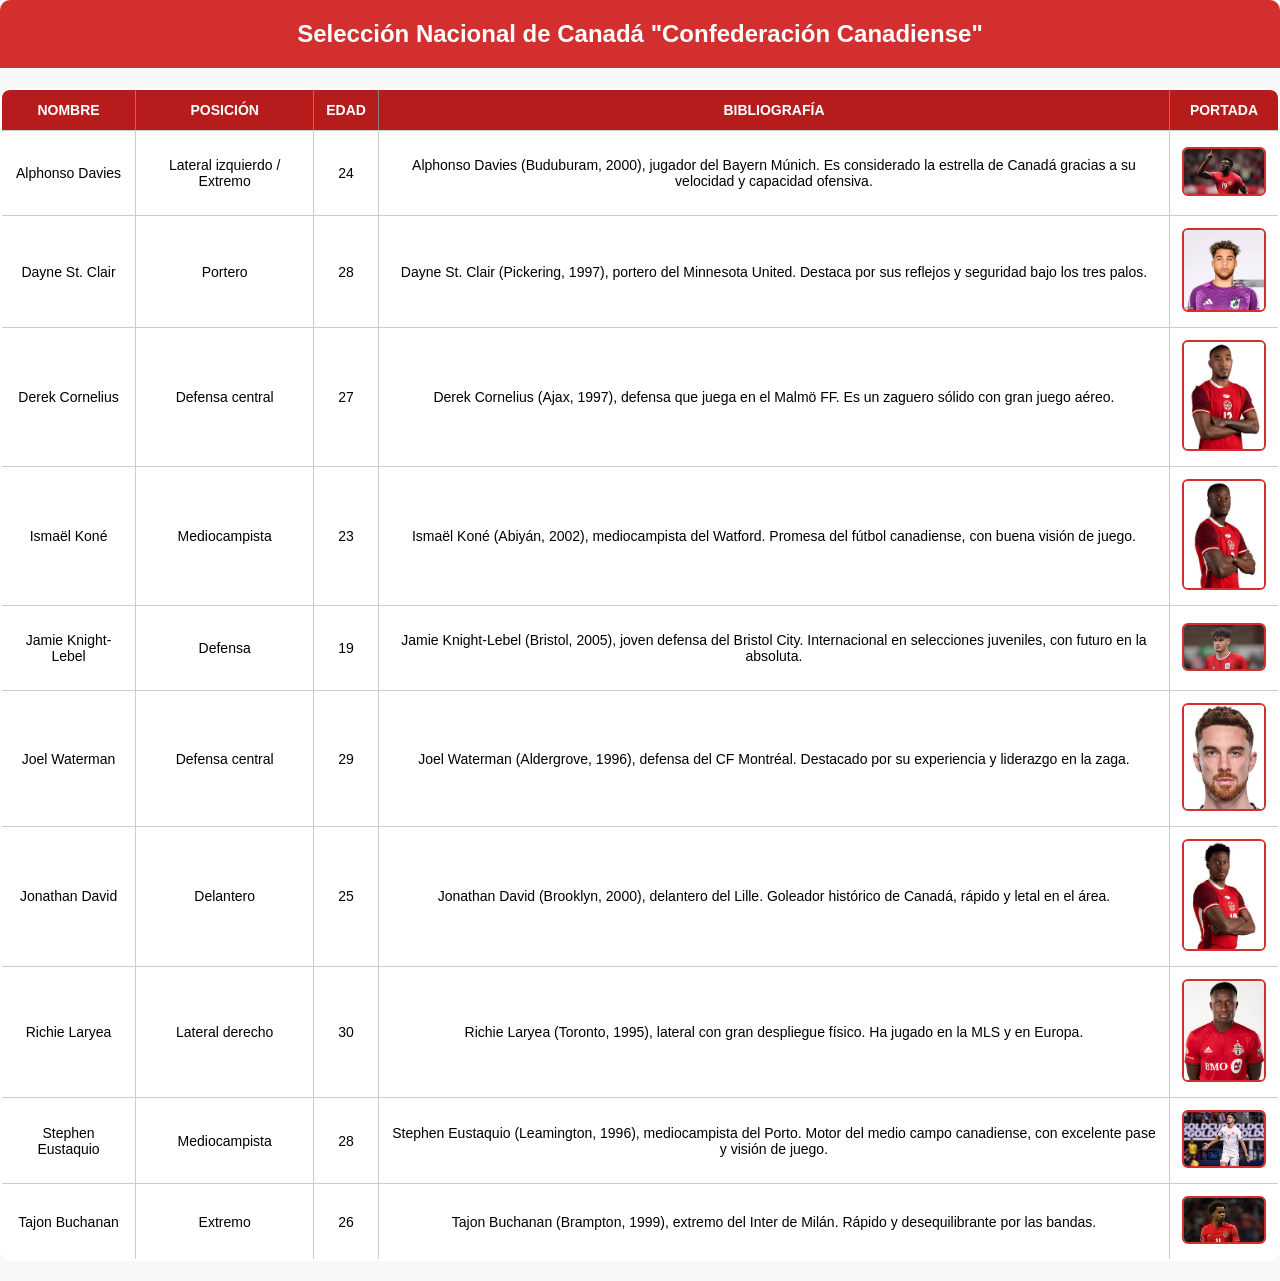
<file: canada.html>
<!DOCTYPE html> 
<html lang="es">
<head>
    <meta charset="UTF-8">
    <meta name="viewport" content="width=device-width, initial-scale=1.0">
    <title>Canadá</title>
    <link rel="stylesheet" href="canada.css">
</head>
<body>
    <header>
        <h1>Selección Nacional de Canadá "Confederación Canadiense"</h1>
    </header>
    <div class="padre">
        <table border="2">
            <tr>
                <th>Nombre</th>
                <th>Posición</th>
                <th>Edad</th>
                <th>Bibliografía</th>
                <th>Portada</th>
            </tr>
            <tr>
                <td>Alphonso Davies</td>
                <td>Lateral izquierdo / Extremo</td>
                <td>24</td>
                <td><p>Alphonso Davies (Buduburam, 2000), jugador del Bayern Múnich. Es considerado la estrella de Canadá gracias a su velocidad y capacidad ofensiva.</p></td>
                <td><img src="canada/Alphonso Davies.jfif" alt=""></td>
            </tr>
            <tr>
                <td>Dayne St. Clair</td>
                <td>Portero</td>
                <td>28</td>
                <td><p>Dayne St. Clair (Pickering, 1997), portero del Minnesota United. Destaca por sus reflejos y seguridad bajo los tres palos.</p></td>
                <td><img src="canada/Dayne St. Clair.jfif" alt=""></td>
            </tr>
            <tr>
                <td>Derek Cornelius</td>
                <td>Defensa central</td>
                <td>27</td>
                <td><p>Derek Cornelius (Ajax, 1997), defensa que juega en el Malmö FF. Es un zaguero sólido con gran juego aéreo.</p></td>
                <td><img src="canada/Derek Cornelius.jfif" alt=""></td>
            </tr>
            <tr>
                <td>Ismaël Koné</td>
                <td>Mediocampista</td>
                <td>23</td>
                <td><p>Ismaël Koné (Abiyán, 2002), mediocampista del Watford. Promesa del fútbol canadiense, con buena visión de juego.</p></td>
                <td><img src="canada/Ismaël Koné.jfif" alt=""></td>
            </tr>
            <tr>
                <td>Jamie Knight-Lebel</td>
                <td>Defensa</td>
                <td>19</td>
                <td><p>Jamie Knight-Lebel (Bristol, 2005), joven defensa del Bristol City. Internacional en selecciones juveniles, con futuro en la absoluta.</p></td>
                <td><img src="canada/Jamie Knight-Lebel.jfif" alt=""></td>
            </tr>
            <tr>
                <td>Joel Waterman</td>
                <td>Defensa central</td>
                <td>29</td>
                <td><p>Joel Waterman (Aldergrove, 1996), defensa del CF Montréal. Destacado por su experiencia y liderazgo en la zaga.</p></td>
                <td><img src="canada/Joel Waterman.jfif" alt=""></td>
            </tr>
            <tr>
                <td>Jonathan David</td>
                <td>Delantero</td>
                <td>25</td>
                <td><p>Jonathan David (Brooklyn, 2000), delantero del Lille. Goleador histórico de Canadá, rápido y letal en el área.</p></td>
                <td><img src="canada/Jonathan David.jfif" alt=""></td>
            </tr>
            <tr>
                <td>Richie Laryea</td>
                <td>Lateral derecho</td>
                <td>30</td>
                <td><p>Richie Laryea (Toronto, 1995), lateral con gran despliegue físico. Ha jugado en la MLS y en Europa.</p></td>
                <td><img src="canada/Richie Laryea.jfif" alt=""></td>
            </tr>
            <tr>
                <td>Stephen Eustaquio</td>
                <td>Mediocampista</td>
                <td>28</td>
                <td><p>Stephen Eustaquio (Leamington, 1996), mediocampista del Porto. Motor del medio campo canadiense, con excelente pase y visión de juego.</p></td>
                <td><img src="canada/Stephen Eustaquio.jfif" alt=""></td>
            </tr>
            <tr>
                <td>Tajon Buchanan</td>
                <td>Extremo</td>
                <td>26</td>
                <td><p>Tajon Buchanan (Brampton, 1999), extremo del Inter de Milán. Rápido y desequilibrante por las bandas.</p></td>
                <td><img src="canada/Tajon Buchanan.jfif" alt=""></td>
            </tr>
        </table>
    </div>
</body>
</html>
</file>
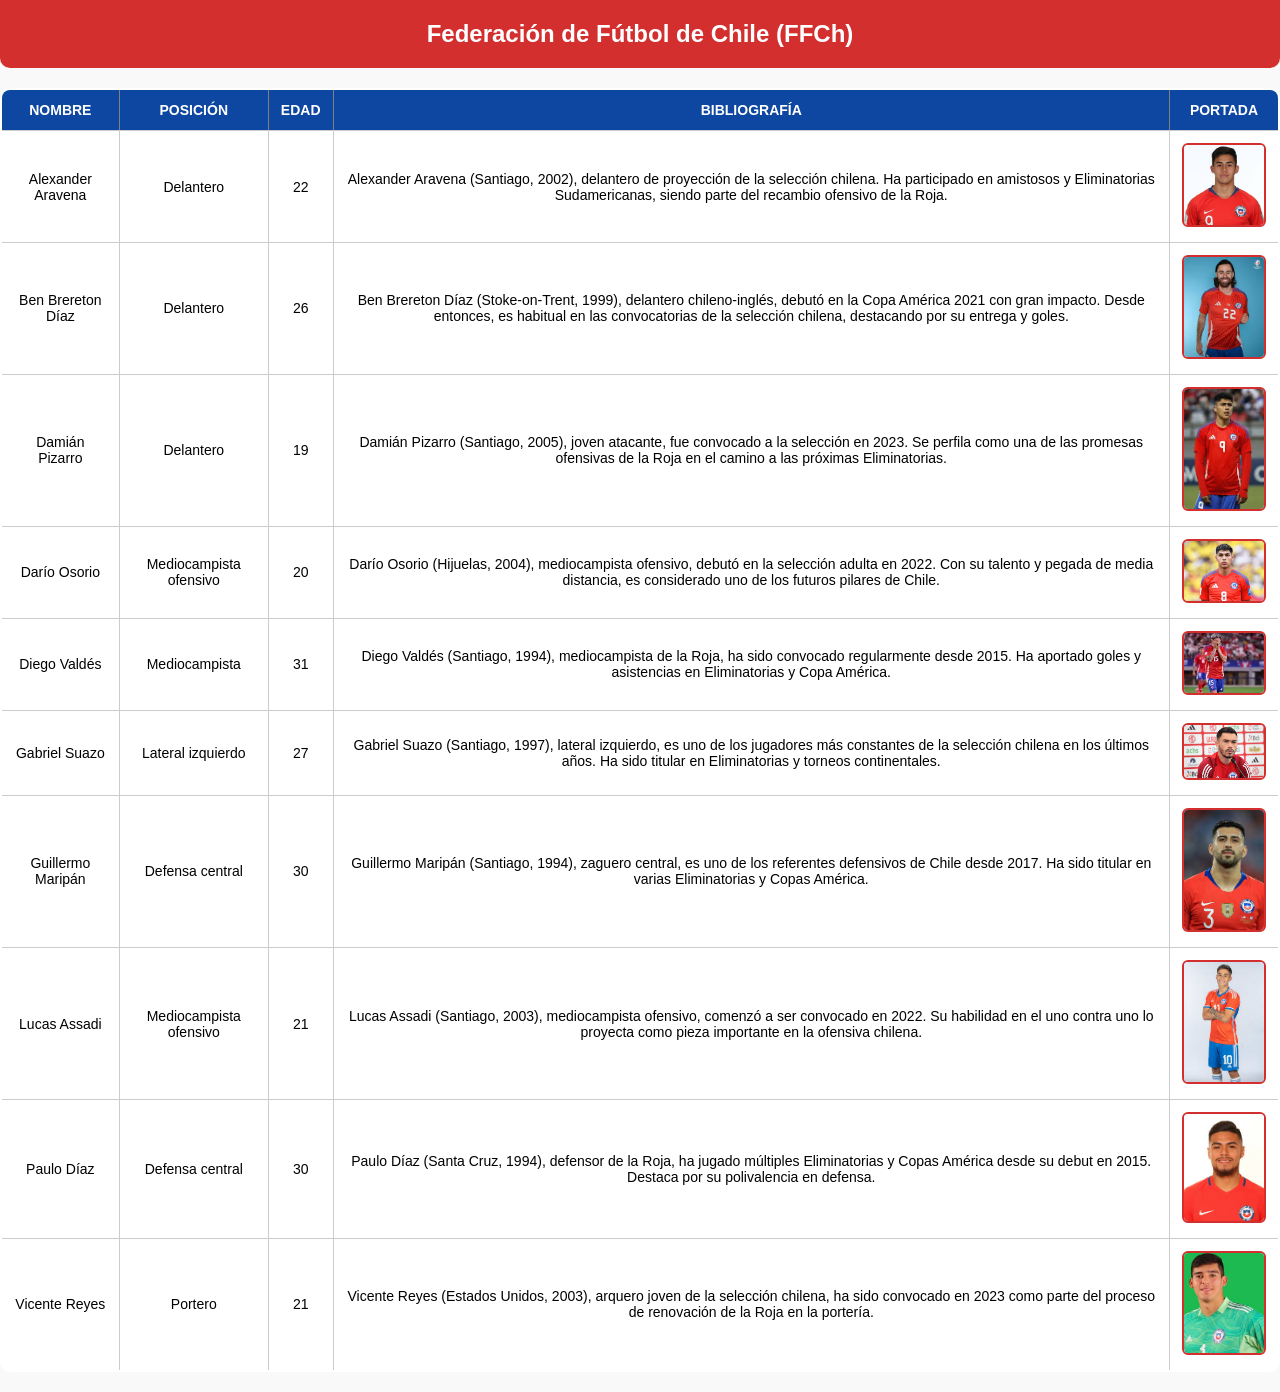
<file: chile.html>
<!DOCTYPE html>
<html lang="es">
<head>
    <meta charset="UTF-8">
    <meta name="viewport" content="width=device-width, initial-scale=1.0">
    <title>Chile</title>
    <link rel="stylesheet" href="chile.css">
</head>
<body>
    <header>
        <h1>Federación de Fútbol de Chile (FFCh)</h1>
    </header>
    <div class="padre">
        <table border="2">
            <tr>
                <th>Nombre</th>
                <th>Posición</th>
                <th>Edad</th>
                <th>Bibliografía</th>
                <th>Portada</th>
            </tr>
            <tr>
                <td>Alexander Aravena</td>
                <td>Delantero</td>
                <td>22</td>
                <td><p>Alexander Aravena (Santiago, 2002), delantero de proyección de la selección chilena. Ha participado en amistosos y Eliminatorias Sudamericanas, siendo parte del recambio ofensivo de la Roja.</p></td>
                <td><img src="chile/Alexander Aravena.jfif" alt=""></td>
            </tr>
            <tr>
                <td>Ben Brereton Díaz</td>
                <td>Delantero</td>
                <td>26</td>
                <td><p>Ben Brereton Díaz (Stoke-on-Trent, 1999), delantero chileno-inglés, debutó en la Copa América 2021 con gran impacto. Desde entonces, es habitual en las convocatorias de la selección chilena, destacando por su entrega y goles.</p></td>
                <td><img src="chile/Brereton Díaz.jfif" alt=""></td>
            </tr>
            <tr>
                <td>Damián Pizarro</td>
                <td>Delantero</td>
                <td>19</td>
                <td><p>Damián Pizarro (Santiago, 2005), joven atacante, fue convocado a la selección en 2023. Se perfila como una de las promesas ofensivas de la Roja en el camino a las próximas Eliminatorias.</p></td>
                <td><img src="chile/Damián Pizarro.jfif" alt=""></td>
            </tr>
            <tr>
                <td>Darío Osorio</td>
                <td>Mediocampista ofensivo</td>
                <td>20</td>
                <td><p>Darío Osorio (Hijuelas, 2004), mediocampista ofensivo, debutó en la selección adulta en 2022. Con su talento y pegada de media distancia, es considerado uno de los futuros pilares de Chile.</p></td>
                <td><img src="chile/Darío Osorio.jfif" alt=""></td>
            </tr>
            <tr>
                <td>Diego Valdés</td>
                <td>Mediocampista</td>
                <td>31</td>
                <td><p>Diego Valdés (Santiago, 1994), mediocampista de la Roja, ha sido convocado regularmente desde 2015. Ha aportado goles y asistencias en Eliminatorias y Copa América.</p></td>
                <td><img src="chile/Diego Valdés.jfif" alt=""></td>
            </tr>
            <tr>
                <td>Gabriel Suazo</td>
                <td>Lateral izquierdo</td>
                <td>27</td>
                <td><p>Gabriel Suazo (Santiago, 1997), lateral izquierdo, es uno de los jugadores más constantes de la selección chilena en los últimos años. Ha sido titular en Eliminatorias y torneos continentales.</p></td>
                <td><img src="chile/Gabriel Suazo.jfif" alt=""></td>
            </tr>
            <tr>
                <td>Guillermo Maripán</td>
                <td>Defensa central</td>
                <td>30</td>
                <td><p>Guillermo Maripán (Santiago, 1994), zaguero central, es uno de los referentes defensivos de Chile desde 2017. Ha sido titular en varias Eliminatorias y Copas América.</p></td>
                <td><img src="chile/Guillermo Maripán.jfif" alt=""></td>
            </tr>
            <tr>
                <td>Lucas Assadi</td>
                <td>Mediocampista ofensivo</td>
                <td>21</td>
                <td><p>Lucas Assadi (Santiago, 2003), mediocampista ofensivo, comenzó a ser convocado en 2022. Su habilidad en el uno contra uno lo proyecta como pieza importante en la ofensiva chilena.</p></td>
                <td><img src="chile/Lucas Assadi.jfif" alt=""></td>
            </tr>
            <tr>
                <td>Paulo Díaz</td>
                <td>Defensa central</td>
                <td>30</td>
                <td><p>Paulo Díaz (Santa Cruz, 1994), defensor de la Roja, ha jugado múltiples Eliminatorias y Copas América desde su debut en 2015. Destaca por su polivalencia en defensa.</p></td>
                <td><img src="chile/Paulo Díaz.jfif" alt=""></td>
            </tr>
            <tr>
                <td>Vicente Reyes</td>
                <td>Portero</td>
                <td>21</td>
                <td><p>Vicente Reyes (Estados Unidos, 2003), arquero joven de la selección chilena, ha sido convocado en 2023 como parte del proceso de renovación de la Roja en la portería.</p></td>
                <td><img src="chile/Vicente Reyes.jfif" alt=""></td>
            </tr>
        </table>
    </div>
</body>
</html>
</file>
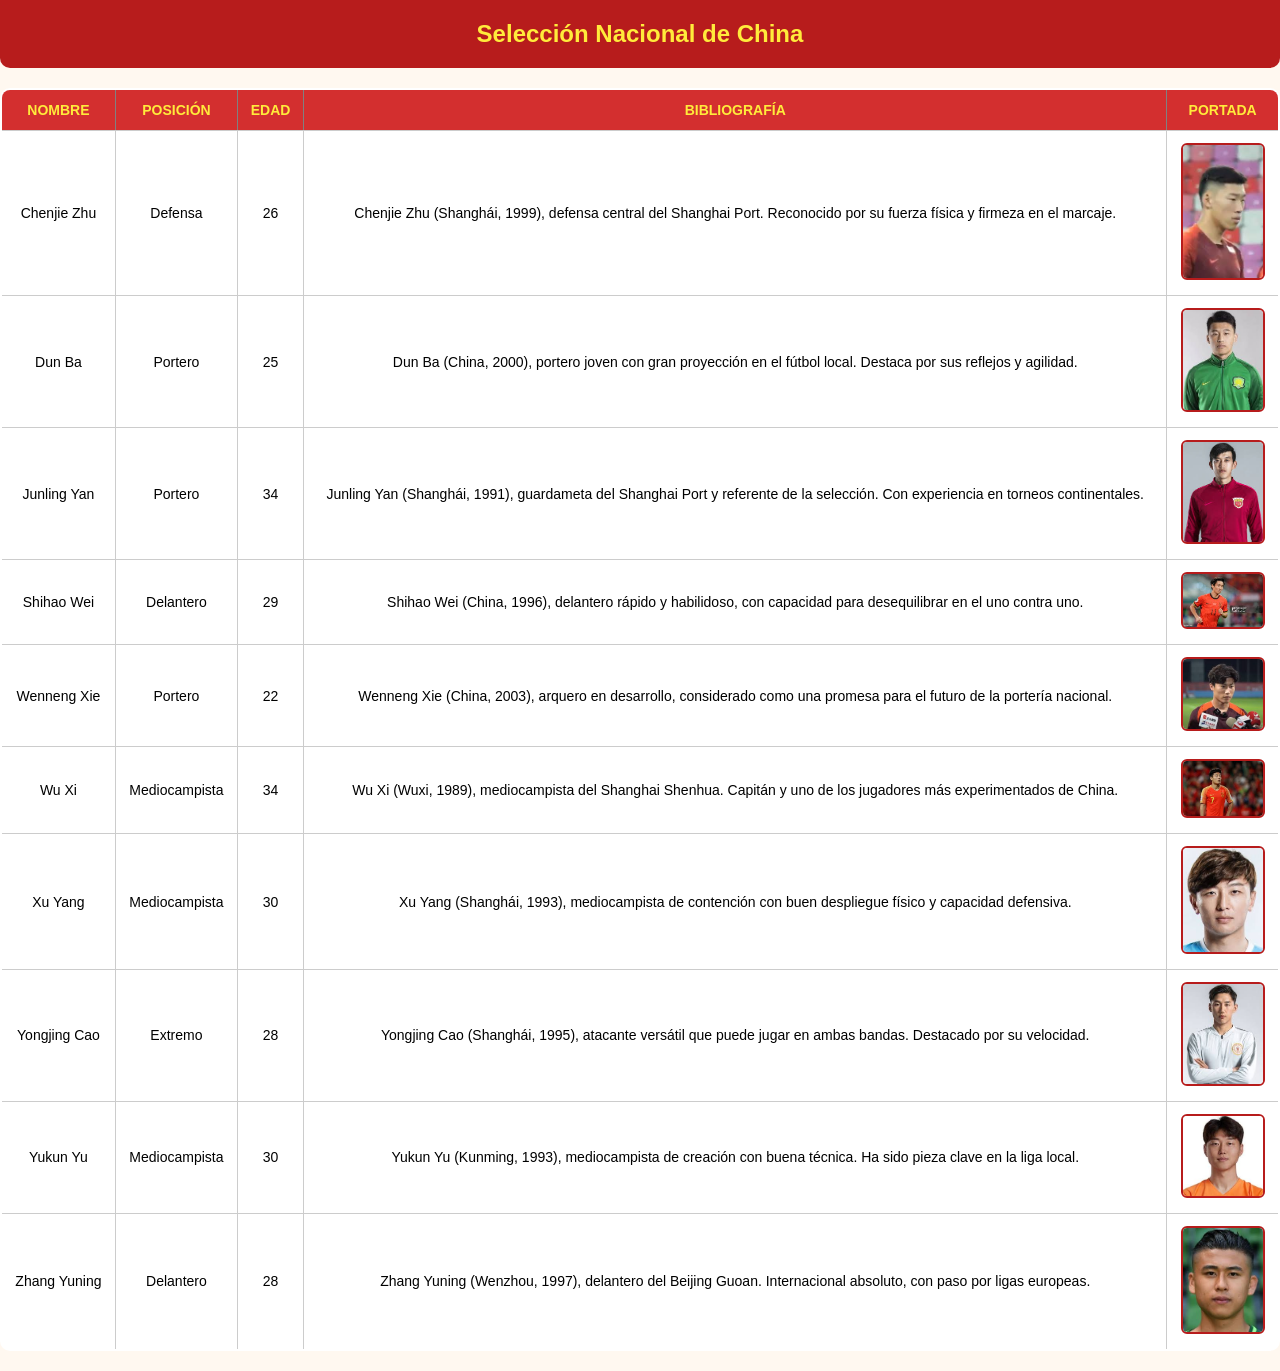
<file: china.html>
<!DOCTYPE html> 
<html lang="es">
<head>
    <meta charset="UTF-8">
    <meta name="viewport" content="width=device-width, initial-scale=1.0">
    <title>China</title>
    <link rel="stylesheet" href="china.css">
</head>
<body>
    <header>
        <h1>Selección Nacional de China</h1>
    </header>
    <div class="padre">
        <table border="2">
            <tr>
                <th>Nombre</th>
                <th>Posición</th>
                <th>Edad</th>
                <th>Bibliografía</th>
                <th>Portada</th>
            </tr>
            <tr>
                <td>Chenjie Zhu</td>
                <td>Defensa</td>
                <td>26</td>
                <td><p>Chenjie Zhu (Shanghái, 1999), defensa central del Shanghai Port. Reconocido por su fuerza física y firmeza en el marcaje.</p></td>
                <td><img src="china/Chenjie Zhu.jfif" alt=""></td>
            </tr>
            <tr>
                <td>Dun Ba</td>
                <td>Portero</td>
                <td>25</td>
                <td><p>Dun Ba (China, 2000), portero joven con gran proyección en el fútbol local. Destaca por sus reflejos y agilidad.</p></td>
                <td><img src="china/Dun Ba.jfif" alt=""></td>
            </tr>
            <tr>
                <td>Junling Yan</td>
                <td>Portero</td>
                <td>34</td>
                <td><p>Junling Yan (Shanghái, 1991), guardameta del Shanghai Port y referente de la selección. Con experiencia en torneos continentales.</p></td>
                <td><img src="china/Junling Yan.jfif" alt=""></td>
            </tr>
            <tr>
                <td>Shihao Wei</td>
                <td>Delantero</td>
                <td>29</td>
                <td><p>Shihao Wei (China, 1996), delantero rápido y habilidoso, con capacidad para desequilibrar en el uno contra uno.</p></td>
                <td><img src="china/Shihao Wei.jfif" alt=""></td>
            </tr>
            <tr>
                <td>Wenneng Xie</td>
                <td>Portero</td>
                <td>22</td>
                <td><p>Wenneng Xie (China, 2003), arquero en desarrollo, considerado como una promesa para el futuro de la portería nacional.</p></td>
                <td><img src="china/Wenneng Xie.jfif" alt=""></td>
            </tr>
            <tr>
                <td>Wu Xi</td>
                <td>Mediocampista</td>
                <td>34</td>
                <td><p>Wu Xi (Wuxi, 1989), mediocampista del Shanghai Shenhua. Capitán y uno de los jugadores más experimentados de China.</p></td>
                <td><img src="china/Wu Xi.jfif" alt=""></td>
            </tr>
            <tr>
                <td>Xu Yang</td>
                <td>Mediocampista</td>
                <td>30</td>
                <td><p>Xu Yang (Shanghái, 1993), mediocampista de contención con buen despliegue físico y capacidad defensiva.</p></td>
                <td><img src="china/Xu Yang.jfif" alt=""></td>
            </tr>
            <tr>
                <td>Yongjing Cao</td>
                <td>Extremo</td>
                <td>28</td>
                <td><p>Yongjing Cao (Shanghái, 1995), atacante versátil que puede jugar en ambas bandas. Destacado por su velocidad.</p></td>
                <td><img src="china/Yongjing Cao.jfif" alt=""></td>
            </tr>
            <tr>
                <td>Yukun Yu</td>
                <td>Mediocampista</td>
                <td>30</td>
                <td><p>Yukun Yu (Kunming, 1993), mediocampista de creación con buena técnica. Ha sido pieza clave en la liga local.</p></td>
                <td><img src="china/Yukun Yu.jfif" alt=""></td>
            </tr>
            <tr>
                <td>Zhang Yuning</td>
                <td>Delantero</td>
                <td>28</td>
                <td><p>Zhang Yuning (Wenzhou, 1997), delantero del Beijing Guoan. Internacional absoluto, con paso por ligas europeas.</p></td>
                <td><img src="china/Zhang Yuning.jfif" alt=""></td>
            </tr>
        </table>
    </div>
</body>
</html>
</file>
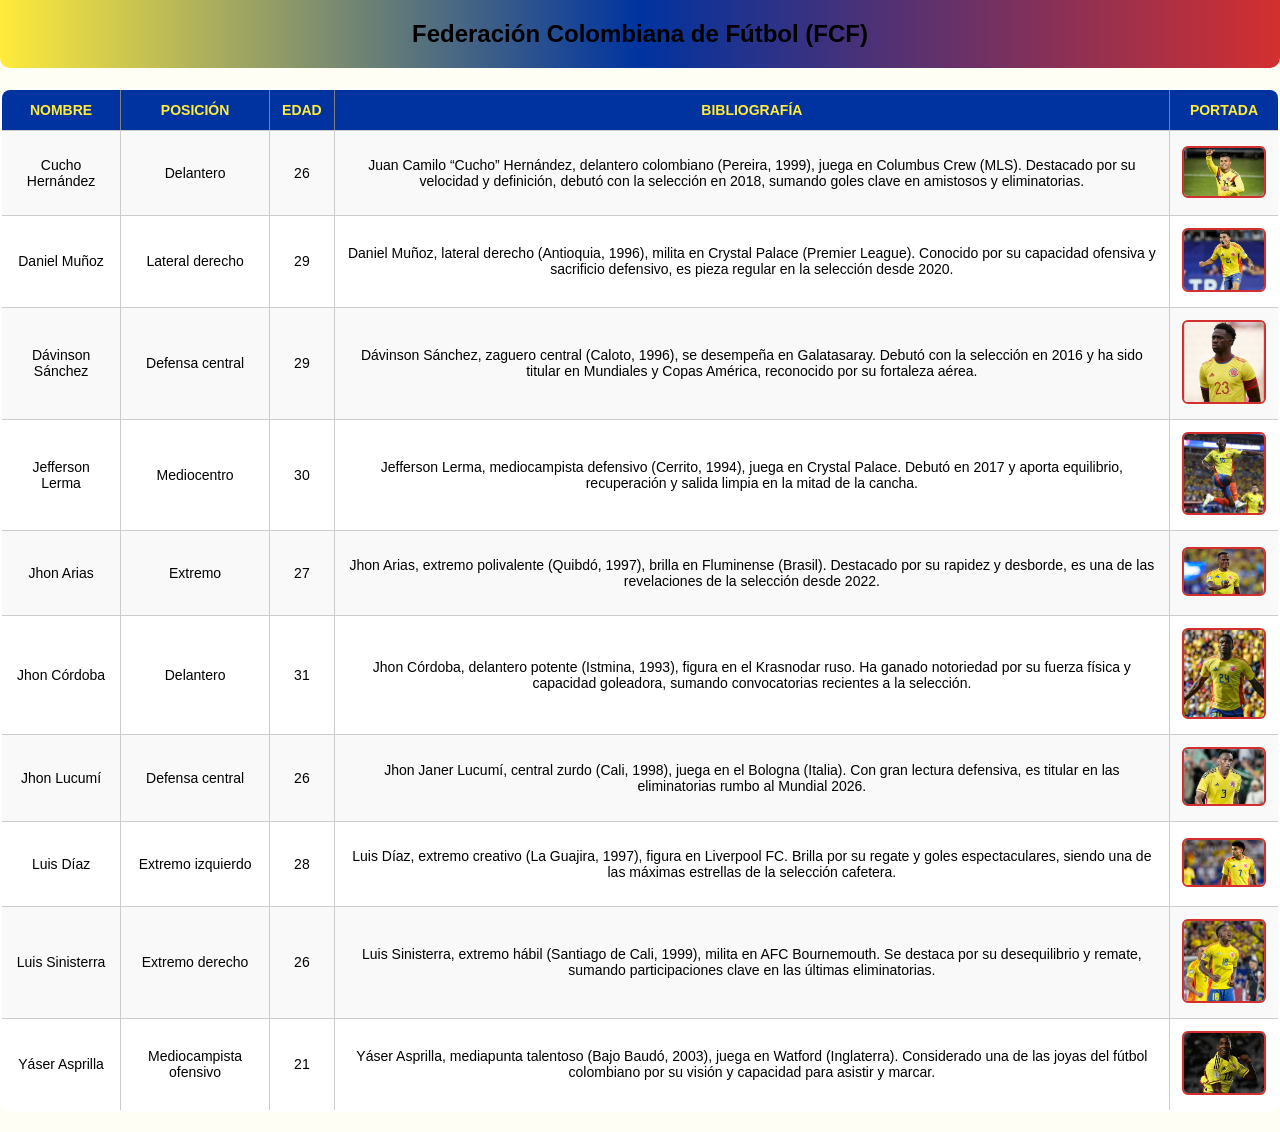
<file: colombia.html>
<!DOCTYPE html>
<html lang="es">
<head>
    <meta charset="UTF-8">
    <meta name="viewport" content="width=device-width, initial-scale=1.0">
    <title>Colombia</title>
    <link rel="stylesheet" href="colombia.css">
</head>
<body>
    <header>
        <h1>Federación Colombiana de Fútbol (FCF)</h1>
    </header>
    <div class="padre">
        <table border="2">
            <tr>
                <th>Nombre</th>
                <th>Posición</th>
                <th>Edad</th>
                <th>Bibliografía</th>
                <th>Portada</th>
            </tr>
            <tr>
                <td>Cucho Hernández</td>
                <td>Delantero</td>
                <td>26</td>
                <td><p>Juan Camilo “Cucho” Hernández, delantero colombiano (Pereira, 1999), juega en Columbus Crew (MLS). Destacado por su velocidad y definición, debutó con la selección en 2018, sumando goles clave en amistosos y eliminatorias.</p></td>
                <td><img src="colombia/Cucho Hernández.jfif" alt=""></td>
            </tr>
            <tr>
                <td>Daniel Muñoz</td>
                <td>Lateral derecho</td>
                <td>29</td>
                <td><p>Daniel Muñoz, lateral derecho (Antioquia, 1996), milita en Crystal Palace (Premier League). Conocido por su capacidad ofensiva y sacrificio defensivo, es pieza regular en la selección desde 2020.</p></td>
                <td><img src="colombia/Daniel Muñoz.jfif" alt=""></td>
            </tr>
            <tr>
                <td>Dávinson Sánchez</td>
                <td>Defensa central</td>
                <td>29</td>
                <td><p>Dávinson Sánchez, zaguero central (Caloto, 1996), se desempeña en Galatasaray. Debutó con la selección en 2016 y ha sido titular en Mundiales y Copas América, reconocido por su fortaleza aérea.</p></td>
                <td><img src="colombia/Dávinson Sánchez.jfif" alt=""></td>
            </tr>
            <tr>
                <td>Jefferson Lerma</td>
                <td>Mediocentro</td>
                <td>30</td>
                <td><p>Jefferson Lerma, mediocampista defensivo (Cerrito, 1994), juega en Crystal Palace. Debutó en 2017 y aporta equilibrio, recuperación y salida limpia en la mitad de la cancha.</p></td>
                <td><img src="colombia/Jefferson Lerma.jfif" alt=""></td>
            </tr>
            <tr>
                <td>Jhon Arias</td>
                <td>Extremo</td>
                <td>27</td>
                <td><p>Jhon Arias, extremo polivalente (Quibdó, 1997), brilla en Fluminense (Brasil). Destacado por su rapidez y desborde, es una de las revelaciones de la selección desde 2022.</p></td>
                <td><img src="colombia/Jhon Arias.jfif" alt=""></td>
            </tr>
            <tr>
                <td>Jhon Córdoba</td>
                <td>Delantero</td>
                <td>31</td>
                <td><p>Jhon Córdoba, delantero potente (Istmina, 1993), figura en el Krasnodar ruso. Ha ganado notoriedad por su fuerza física y capacidad goleadora, sumando convocatorias recientes a la selección.</p></td>
                <td><img src="colombia/Jhon Córdoba.jfif" alt=""></td>
            </tr>
            <tr>
                <td>Jhon Lucumí</td>
                <td>Defensa central</td>
                <td>26</td>
                <td><p>Jhon Janer Lucumí, central zurdo (Cali, 1998), juega en el Bologna (Italia). Con gran lectura defensiva, es titular en las eliminatorias rumbo al Mundial 2026.</p></td>
                <td><img src="colombia/Jhon Lucumí.jfif" alt=""></td>
            </tr>
            <tr>
                <td>Luis Díaz</td>
                <td>Extremo izquierdo</td>
                <td>28</td>
                <td><p>Luis Díaz, extremo creativo (La Guajira, 1997), figura en Liverpool FC. Brilla por su regate y goles espectaculares, siendo una de las máximas estrellas de la selección cafetera.</p></td>
                <td><img src="colombia/Luis Díaz.jfif" alt=""></td>
            </tr>
            <tr>
                <td>Luis Sinisterra</td>
                <td>Extremo derecho</td>
                <td>26</td>
                <td><p>Luis Sinisterra, extremo hábil (Santiago de Cali, 1999), milita en AFC Bournemouth. Se destaca por su desequilibrio y remate, sumando participaciones clave en las últimas eliminatorias.</p></td>
                <td><img src="colombia/Luis Sinisterra.jfif" alt=""></td>
            </tr>
            <tr>
                <td>Yáser Asprilla</td>
                <td>Mediocampista ofensivo</td>
                <td>21</td>
                <td><p>Yáser Asprilla, mediapunta talentoso (Bajo Baudó, 2003), juega en Watford (Inglaterra). Considerado una de las joyas del fútbol colombiano por su visión y capacidad para asistir y marcar.</p></td>
                <td><img src="colombia/Yáser Asprilla.jfif" alt=""></td>
            </tr>
        </table>
    </div>
</body>
</html>
</file>
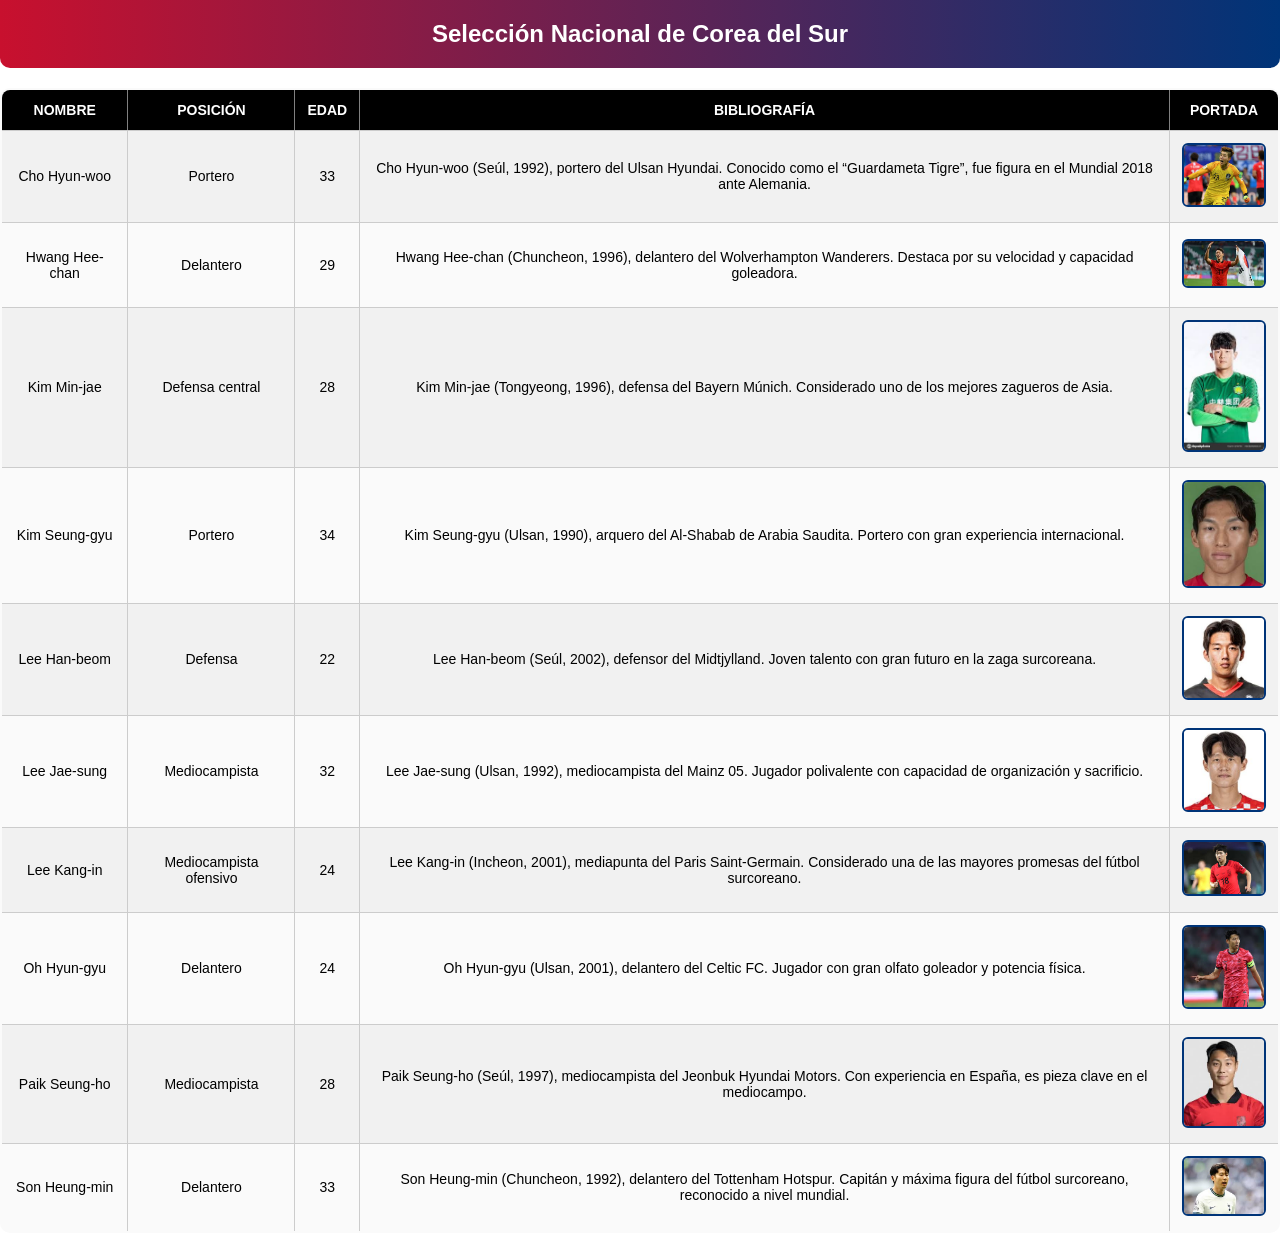
<file: coreadelsur.html>
<!DOCTYPE html> 
<html lang="es">
<head>
    <meta charset="UTF-8">
    <meta name="viewport" content="width=device-width, initial-scale=1.0">
    <title>Corea del Sur</title>
    <link rel="stylesheet" href="coreadelsur.css">
</head>
<body>
    <header>
        <h1>Selección Nacional de Corea del Sur</h1>
    </header>
    <div class="padre">
        <table border="2">
            <tr>
                <th>Nombre</th>
                <th>Posición</th>
                <th>Edad</th>
                <th>Bibliografía</th>
                <th>Portada</th>
            </tr>
            <tr>
                <td>Cho Hyun-woo</td>
                <td>Portero</td>
                <td>33</td>
                <td><p>Cho Hyun-woo (Seúl, 1992), portero del Ulsan Hyundai. Conocido como el “Guardameta Tigre”, fue figura en el Mundial 2018 ante Alemania.</p></td>
                <td><img src="coreadelsur/Cho Hyun-woo.jfif" alt=""></td>
            </tr>
            <tr>
                <td>Hwang Hee-chan</td>
                <td>Delantero</td>
                <td>29</td>
                <td><p>Hwang Hee-chan (Chuncheon, 1996), delantero del Wolverhampton Wanderers. Destaca por su velocidad y capacidad goleadora.</p></td>
                <td><img src="coreadelsur/Hwang Hee-chan.jfif" alt=""></td>
            </tr>
            <tr>
                <td>Kim Min-jae</td>
                <td>Defensa central</td>
                <td>28</td>
                <td><p>Kim Min-jae (Tongyeong, 1996), defensa del Bayern Múnich. Considerado uno de los mejores zagueros de Asia.</p></td>
                <td><img src="coreadelsur/Kim Min-jae.jfif" alt=""></td>
            </tr>
            <tr>
                <td>Kim Seung-gyu</td>
                <td>Portero</td>
                <td>34</td>
                <td><p>Kim Seung-gyu (Ulsan, 1990), arquero del Al-Shabab de Arabia Saudita. Portero con gran experiencia internacional.</p></td>
                <td><img src="coreadelsur/Kim Seung-gyu.jfif" alt=""></td>
            </tr>
            <tr>
                <td>Lee Han-beom</td>
                <td>Defensa</td>
                <td>22</td>
                <td><p>Lee Han-beom (Seúl, 2002), defensor del Midtjylland. Joven talento con gran futuro en la zaga surcoreana.</p></td>
                <td><img src="coreadelsur/Lee Han-beom.jfif" alt=""></td>
            </tr>
            <tr>
                <td>Lee Jae-sung</td>
                <td>Mediocampista</td>
                <td>32</td>
                <td><p>Lee Jae-sung (Ulsan, 1992), mediocampista del Mainz 05. Jugador polivalente con capacidad de organización y sacrificio.</p></td>
                <td><img src="coreadelsur/Lee Jae-sung.jfif" alt=""></td>
            </tr>
            <tr>
                <td>Lee Kang-in</td>
                <td>Mediocampista ofensivo</td>
                <td>24</td>
                <td><p>Lee Kang-in (Incheon, 2001), mediapunta del Paris Saint-Germain. Considerado una de las mayores promesas del fútbol surcoreano.</p></td>
                <td><img src="coreadelsur/Lee Kang-in.jfif" alt=""></td>
            </tr>
            <tr>
                <td>Oh Hyun-gyu</td>
                <td>Delantero</td>
                <td>24</td>
                <td><p>Oh Hyun-gyu (Ulsan, 2001), delantero del Celtic FC. Jugador con gran olfato goleador y potencia física.</p></td>
                <td><img src="coreadelsur/Oh Hyun-gyu.jfif" alt=""></td>
            </tr>
            <tr>
                <td>Paik Seung-ho</td>
                <td>Mediocampista</td>
                <td>28</td>
                <td><p>Paik Seung-ho (Seúl, 1997), mediocampista del Jeonbuk Hyundai Motors. Con experiencia en España, es pieza clave en el mediocampo.</p></td>
                <td><img src="coreadelsur/Paik Seung-ho.jfif" alt=""></td>
            </tr>
            <tr>
                <td>Son Heung-min</td>
                <td>Delantero</td>
                <td>33</td>
                <td><p>Son Heung-min (Chuncheon, 1992), delantero del Tottenham Hotspur. Capitán y máxima figura del fútbol surcoreano, reconocido a nivel mundial.</p></td>
                <td><img src="coreadelsur/Son Heung-min.jfif" alt=""></td>
            </tr>
        </table>
    </div>
</body>
</html>
</file>
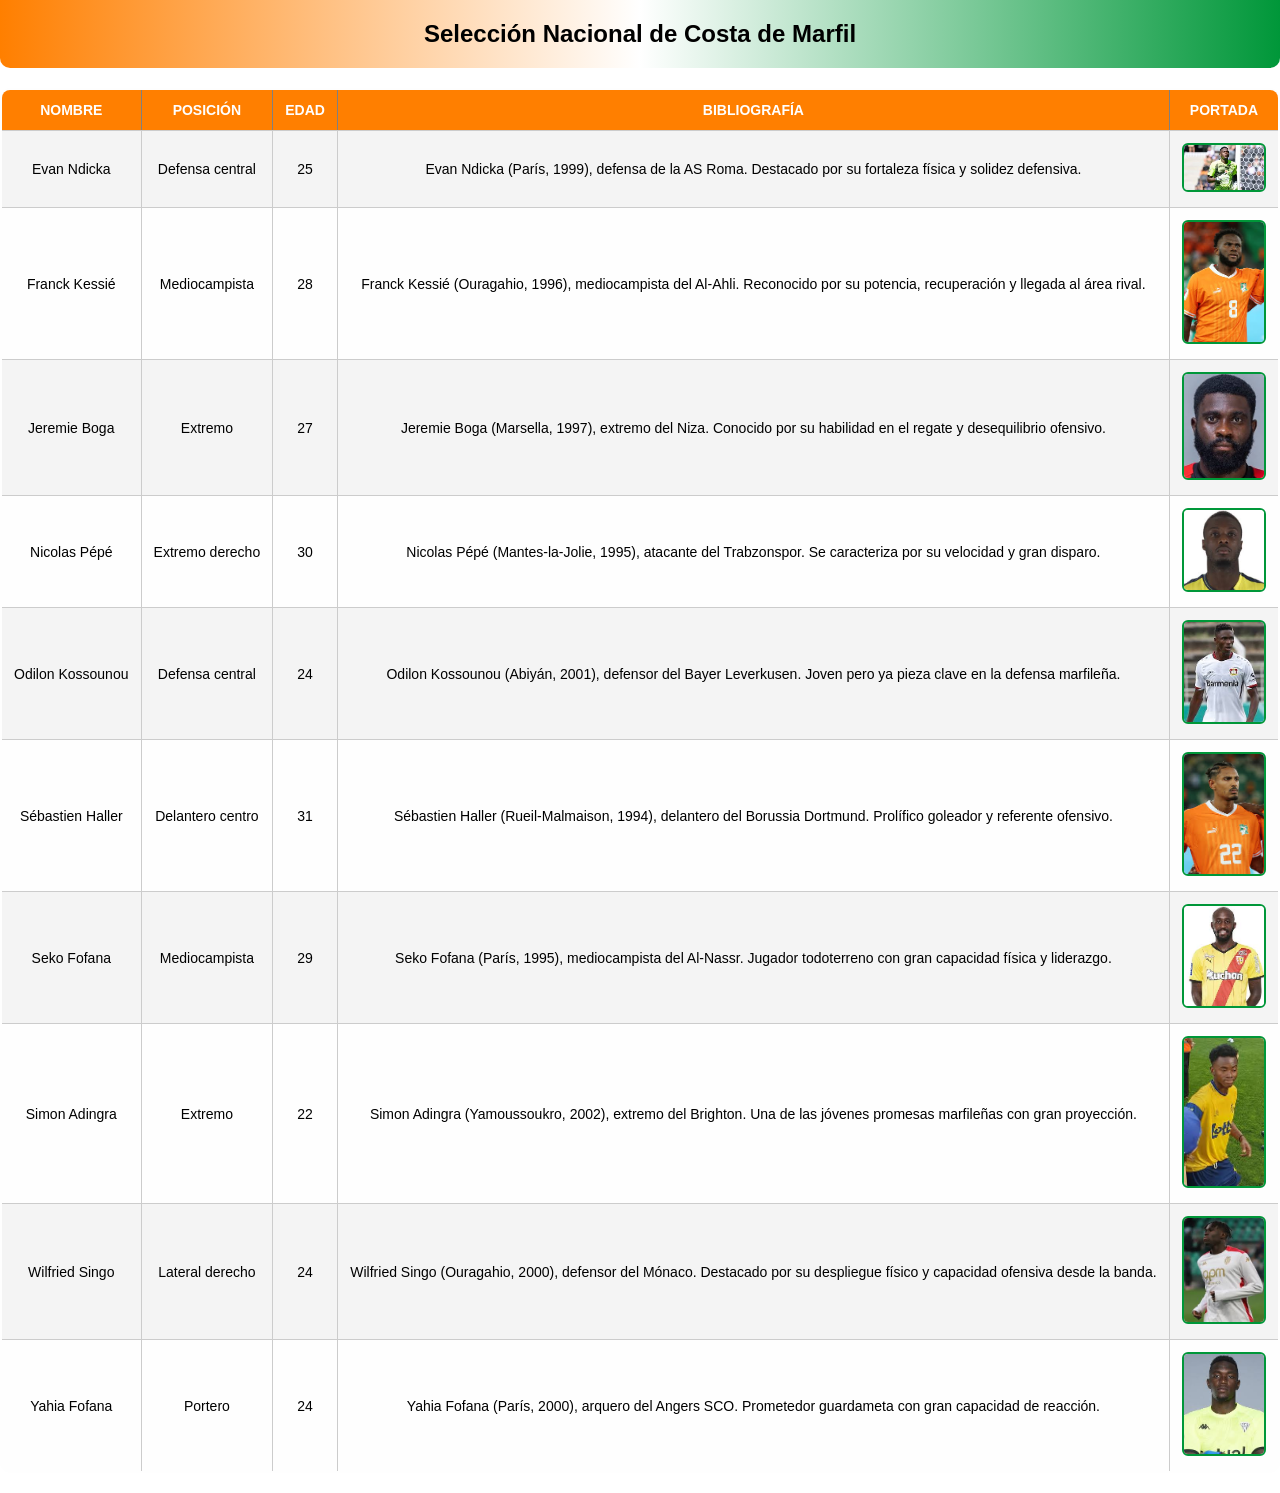
<file: costademarfil.html>
<!DOCTYPE html> 
<html lang="es">
<head>
    <meta charset="UTF-8">
    <meta name="viewport" content="width=device-width, initial-scale=1.0">
    <title>Costa de Marfil</title>
    <link rel="stylesheet" href="costademarfil.css">
</head>
<body>
    <header>
        <h1>Selección Nacional de Costa de Marfil</h1>
    </header>
    <div class="padre">
        <table border="2">
            <tr>
                <th>Nombre</th>
                <th>Posición</th>
                <th>Edad</th>
                <th>Bibliografía</th>
                <th>Portada</th>
            </tr>
            <tr>
                <td>Evan Ndicka</td>
                <td>Defensa central</td>
                <td>25</td>
                <td><p>Evan Ndicka (París, 1999), defensa de la AS Roma. Destacado por su fortaleza física y solidez defensiva.</p></td>
                <td><img src="costademarfil/Evan Ndicka.jfif" alt=""></td>
            </tr>
            <tr>
                <td>Franck Kessié</td>
                <td>Mediocampista</td>
                <td>28</td>
                <td><p>Franck Kessié (Ouragahio, 1996), mediocampista del Al-Ahli. Reconocido por su potencia, recuperación y llegada al área rival.</p></td>
                <td><img src="costademarfil/Franck Kessié.jfif" alt=""></td>
            </tr>
            <tr>
                <td>Jeremie Boga</td>
                <td>Extremo</td>
                <td>27</td>
                <td><p>Jeremie Boga (Marsella, 1997), extremo del Niza. Conocido por su habilidad en el regate y desequilibrio ofensivo.</p></td>
                <td><img src="costademarfil/Jeremie Boga.jfif" alt=""></td>
            </tr>
            <tr>
                <td>Nicolas Pépé</td>
                <td>Extremo derecho</td>
                <td>30</td>
                <td><p>Nicolas Pépé (Mantes-la-Jolie, 1995), atacante del Trabzonspor. Se caracteriza por su velocidad y gran disparo.</p></td>
                <td><img src="costademarfil/Nicolas Pépé.jfif" alt=""></td>
            </tr>
            <tr>
                <td>Odilon Kossounou</td>
                <td>Defensa central</td>
                <td>24</td>
                <td><p>Odilon Kossounou (Abiyán, 2001), defensor del Bayer Leverkusen. Joven pero ya pieza clave en la defensa marfileña.</p></td>
                <td><img src="costademarfil/Odilon Kossounou.jfif" alt=""></td>
            </tr>
            <tr>
                <td>Sébastien Haller</td>
                <td>Delantero centro</td>
                <td>31</td>
                <td><p>Sébastien Haller (Rueil-Malmaison, 1994), delantero del Borussia Dortmund. Prolífico goleador y referente ofensivo.</p></td>
                <td><img src="costademarfil/Sébastien Haller.jfif" alt=""></td>
            </tr>
            <tr>
                <td>Seko Fofana</td>
                <td>Mediocampista</td>
                <td>29</td>
                <td><p>Seko Fofana (París, 1995), mediocampista del Al-Nassr. Jugador todoterreno con gran capacidad física y liderazgo.</p></td>
                <td><img src="costademarfil/Seko Fofana.jfif" alt=""></td>
            </tr>
            <tr>
                <td>Simon Adingra</td>
                <td>Extremo</td>
                <td>22</td>
                <td><p>Simon Adingra (Yamoussoukro, 2002), extremo del Brighton. Una de las jóvenes promesas marfileñas con gran proyección.</p></td>
                <td><img src="costademarfil/Simon Adingra.jfif" alt=""></td>
            </tr>
            <tr>
                <td>Wilfried Singo</td>
                <td>Lateral derecho</td>
                <td>24</td>
                <td><p>Wilfried Singo (Ouragahio, 2000), defensor del Mónaco. Destacado por su despliegue físico y capacidad ofensiva desde la banda.</p></td>
                <td><img src="costademarfil/Wilfried Singo.jfif" alt=""></td>
            </tr>
            <tr>
                <td>Yahia Fofana</td>
                <td>Portero</td>
                <td>24</td>
                <td><p>Yahia Fofana (París, 2000), arquero del Angers SCO. Prometedor guardameta con gran capacidad de reacción.</p></td>
                <td><img src="costademarfil/Yahia Fofana.jfif" alt=""></td>
            </tr>
        </table>
    </div>
</body>
</html>
</file>
<file: index.css>
/* Reset default styles for consistency */
* {
    margin: 0;
    padding: 0;
    box-sizing: border-box;
}

body {
    font-family: 'Arial', sans-serif;
    line-height: 1.6;
    color: #333;
    background-color: #f4f4f4;
}

/* Header Styling */
header {
    background: linear-gradient(90deg, #003087, #0052cc);
    color: white;
    padding: 20px;
    text-align: center;
    box-shadow: 0 2px 5px rgba(0, 0, 0, 0.2);
}

header h1 {
    font-size: 2.5em;
    margin-bottom: 10px;
}

/* Navigation Styling */
nav ul {
    list-style: none;
    display: flex;
    justify-content: center;
    flex-wrap: wrap;
    padding: 10px 0;
}

nav ul li {
    position: relative;
    margin: 0 15px;
}

nav ul li a {
    text-decoration: none;
    color: white;
    font-weight: bold;
    font-size: 1.1em;
    transition: color 0.3s ease;
}

nav ul li:hover > a {
    color: #ffd700; /* Gold hover effect */
}

/* Nested Submenu */
nav ul li ul {
    display: none;
    position: absolute;
    background-color: #0052cc;
    padding: 10px;
    border-radius: 5px;
    box-shadow: 0 2px 5px rgba(0, 0, 0, 0.3);
    min-width: 150px;
    top: 100%;
    left: 0;
}

nav ul li:hover > ul {
    display: block;
}

nav ul li ul li {
    margin: 5px 0;
}

nav ul li ul li a {
    color: white;
    font-weight: normal;
    font-size: 1em;
}

nav ul li ul li a:hover {
    color: #ffd700;
}

/* Main Content Styling */
main {
    max-width: 1200px;
    margin: 20px auto;
    padding: 0 20px;
}

.padre {
    display: flex;
    flex-wrap: wrap;
    gap: 20px;
    justify-content: center;
}

.hijo {
    display: contents; /* Allows direct styling of .nieto without extra wrapper */
}

.nieto {
    background: white;
    border-radius: 10px;
    box-shadow: 0 4px 8px rgba(0, 0, 0, 0.1);
    padding: 20px;
    flex: 1 1 300px; /* Responsive flex items */
    max-width: 350px;
    transition: transform 0.3s ease;
}

.nieto:hover {
    transform: translateY(-5px); /* Subtle lift effect on hover */
}

.nieto h2 {
    font-size: 1.8em;
    color: #003087;
    margin-bottom: 10px;
}

.nieto p {
    font-size: 1em;
    color: #555;
    margin-bottom: 15px;
}

.nieto img {
    max-width: 100%;
    height: auto;
    border-radius: 5px;
    display: block;
}

/* Footer Styling */
footer {
    background: #003087;
    color: white;
    text-align: center;
    padding: 20px;
    margin-top: 20px;
}

footer p {
    font-size: 0.9em;
}

/* Responsive Design */
@media (max-width: 768px) {
    header h1 {
        font-size: 2em;
    }

    nav ul {
        flex-direction: column;
        align-items: center;
    }

    nav ul li {
        margin: 10px 0;
    }

    nav ul li ul {
        position: static;
        background: #0040a1;
        box-shadow: none;
    }

    .nieto {
        flex: 1 1 100%;
        max-width: 100%;
    }
}

@media (max-width: 480px) {
    header h1 {
        font-size: 1.5em;
    }

    nav ul li a {
        font-size: 1em;
    }

    .nieto h2 {
        font-size: 1.5em;
    }
}
a {
    text-decoration: none;   /* quita el subrayado */
    color: inherit;          /* hereda el color del padre */
}
</file>
<file: alemania.css>
/* ===================
   ESTILOS GENERALES
=================== */
* {
    margin: 0;
    padding: 0;
    box-sizing: border-box;
}

body {
    font-family: Arial, sans-serif;
    background: linear-gradient(180deg, black, red, yellow); /* Colores de Alemania */
    color: #222;
    padding: 1rem;
}

/* ===================
   HEADER
=================== */
header {
    background: black;
    color: yellow;
    text-align: center;
    padding: 1.5rem;
    border-bottom: 4px solid red;
}

header h1 {
    font-size: 2rem;
    text-shadow: 1px 1px 4px rgba(0,0,0,0.3);
}

/* ===================
   TABLA
=================== */
.padre {
    width: 100%;
}

table {
    width: 100%;  /* ✅ Siempre ocupa todo el ancho */
    border-collapse: collapse;
    background: #fff;
    border-radius: 10px;
    overflow: hidden;
    box-shadow: 0 4px 12px rgba(0,0,0,0.2);
    table-layout: fixed; /* ✅ Mantiene proporciones */
}

th, td {
    border: 1px solid #ccc;
    padding: 12px;
    text-align: center;
    vertical-align: middle;
    word-wrap: break-word; /* ✅ Evita que se rompa en móvil */
}

th {
    background: red;
    color: white;
    text-transform: uppercase;
    font-weight: bold;
    font-size: 1rem;
}

td {
    font-size: 0.95rem;
}

/* ===================
   IMÁGENES
=================== */
td img {
    max-width: 100%;   /* ✅ Se adapta a cualquier pantalla */
    height: auto;
    border-radius: 8px;
    transition: transform 0.3s ease;
}

td img:hover {
    transform: scale(1.05);
}

/* ===================
   TEXTO
=================== */
td p {
    text-align: justify;
    line-height: 1.4;
    font-size: 0.9rem;
}
</file>
<file: argentina.css>
/* ===================
   ESTILOS GENERALES
=================== */
body {
    font-family: Arial, sans-serif;
    margin: 0;
    padding: 0;
    background: linear-gradient(180deg, #75aadb, #ffffff, #75aadb);
    color: #222;
}

header {
    background: #74acdf;
    color: white;
    text-align: center;
    padding: 1.5rem;
    border-bottom: 4px solid #f6b40e;
}

header h1 {
    margin: 0;
    font-size: 2rem;
    text-shadow: 1px 1px 4px rgba(0,0,0,0.3);
}

/* ===================
   TABLA
=================== */
.padre {
    padding: 1rem;
    overflow-x: auto; /* ✅ si la pantalla es muy pequeña, permite desplazar la tabla */
}

table {
    width: 100%;
    border-collapse: collapse;
    background: white;
    box-shadow: 0 4px 12px rgba(0,0,0,0.2);
    border-radius: 10px;
    overflow: hidden;
    table-layout: fixed; /* ✅ asegura que todas las columnas mantengan su proporción */
}

th, td {
    border: 1px solid #ccc;
    padding: 12px;
    text-align: center;
    vertical-align: middle;
    word-wrap: break-word; /* ✅ evita desbordes de texto */
}

th {
    background: #0077c8;
    color: white;
    text-transform: uppercase;
    font-weight: bold;
    font-size: 0.9rem;
}

td {
    font-size: 0.9rem;
}

/* ===================
   IMÁGENES
=================== */
td img {
    max-width: 100px;  /* ✅ en pantallas grandes */
    height: auto;
    border-radius: 10px;
    transition: transform 0.3s ease;
}

td img:hover {
    transform: scale(1.1);
}

/* ===================
   RESPONSIVE
=================== */
@media (max-width: 1024px) {
    td img {
        max-width: 80px; /* ✅ reduce un poco en tablets */
    }
    th, td {
        font-size: 0.85rem;
        padding: 8px;
    }
}

@media (max-width: 768px) {
    td img {
        max-width: 60px; /* ✅ más pequeño en móviles */
    }
    th, td {
        font-size: 0.8rem;
        padding: 6px;
    }
    header h1 {
        font-size: 1.5rem; /* ✅ el título también ajusta */
    }
}

@media (max-width: 480px) {
    td img {
        max-width: 50px; /* ✅ aún más pequeño en celulares chicos */
    }
    th, td {
        font-size: 0.75rem;
        padding: 5px;
    }
    header h1 {
        font-size: 1.2rem;
    }
}
a {
    text-decoration: none;   /* quita el subrayado */
    color: inherit;          /* hereda el color del padre */
}
</file>
<file: australia.css>
/* ===================
   ESTILOS GENERALES
=================== */
body {
    font-family: Arial, sans-serif;
    margin: 0;
    padding: 0;
    background: linear-gradient(180deg, #00247d, #ffffff, #e4002b); /* Azul, blanco y rojo (Australia) */
    color: #222;
}

header {
    background: #00247d; /* Azul bandera Australia */
    color: #ffffff;
    text-align: center;
    padding: 1.5rem;
    border-bottom: 4px solid #e4002b; /* Rojo */
}

header h1 {
    margin: 0;
    font-size: 2rem;
    text-shadow: 1px 1px 4px rgba(0,0,0,0.3);
}

/* ===================
   TABLA
=================== */
.padre {
    padding: 1rem;
    overflow-x: auto; /* ✅ desplazamiento horizontal en móviles si se necesita */
}

table {
    width: 100%;
    border-collapse: collapse;
    background: white;
    box-shadow: 0 4px 12px rgba(0,0,0,0.2);
    border-radius: 10px;
    overflow: hidden;
    table-layout: fixed; /* ✅ mantiene proporciones fijas */
}

th, td {
    border: 1px solid #ccc;
    padding: 12px;
    text-align: center;
    vertical-align: middle;
    word-wrap: break-word; /* ✅ evita que el texto se desborde */
}

th {
    background: #e4002b; /* Rojo bandera Australia */
    color: white;
    text-transform: uppercase;
    font-weight: bold;
    font-size: 0.9rem;
}

td {
    font-size: 0.9rem;
}

/* ===================
   IMÁGENES
=================== */
td img {
    max-width: 100px;  /* ✅ en pantallas grandes */
    height: auto;
    border-radius: 10px;
    transition: transform 0.3s ease;
}

td img:hover {
    transform: scale(1.1);
}

/* ===================
   RESPONSIVE
=================== */
@media (max-width: 1024px) {
    td img {
        max-width: 80px;
    }
    th, td {
        font-size: 0.85rem;
        padding: 8px;
    }
}

@media (max-width: 768px) {
    td img {
        max-width: 60px;
    }
    th, td {
        font-size: 0.8rem;
        padding: 6px;
    }
    header h1 {
        font-size: 1.5rem;
    }
}

@media (max-width: 480px) {
    td img {
        max-width: 50px;
    }
    th, td {
        font-size: 0.75rem;
        padding: 5px;
    }
    header h1 {
        font-size: 1.2rem;
    }
}
a {
    text-decoration: none;   /* quita el subrayado */
    color: inherit;          /* hereda el color del padre */
}
</file>
<file: belgica.css>
/* ===================
   ESTILOS GENERALES
=================== */
body {
    font-family: Arial, sans-serif;
    margin: 0;
    padding: 0;
    background: linear-gradient(180deg, #e30613, #ffffff, #e30613); /* Colores de Bélgica (rojo predominante) */
    color: #222;
}

header {
    background: #000000; /* Negro (bandera Bélgica) */
    color: #ffd700;       /* Amarillo (bandera Bélgica) */
    text-align: center;
    padding: 1.5rem;
    border-bottom: 4px solid #e30613; /* Rojo */
}

header h1 {
    margin: 0;
    font-size: 2rem;
    text-shadow: 1px 1px 4px rgba(0,0,0,0.3);
}

/* ===================
   TABLA
=================== */
.padre {
    padding: 1rem;
    overflow-x: auto; /* ✅ desplazamiento horizontal en móviles si se necesita */
}

table {
    width: 100%;
    border-collapse: collapse;
    background: white;
    box-shadow: 0 4px 12px rgba(0,0,0,0.2);
    border-radius: 10px;
    overflow: hidden;
    table-layout: fixed; /* ✅ mantiene proporciones fijas */
}

th, td {
    border: 1px solid #ccc;
    padding: 12px;
    text-align: center;
    vertical-align: middle;
    word-wrap: break-word; /* ✅ evita que el texto se desborde */
}

th {
    background: #e30613; /* Rojo */
    color: white;
    text-transform: uppercase;
    font-weight: bold;
    font-size: 0.9rem;
}

td {
    font-size: 0.9rem;
}

/* ===================
   IMÁGENES
=================== */
td img {
    max-width: 100px;  /* ✅ en pantallas grandes */
    height: auto;
    border-radius: 10px;
    transition: transform 0.3s ease;
}

td img:hover {
    transform: scale(1.1);
}

/* ===================
   RESPONSIVE
=================== */
@media (max-width: 1024px) {
    td img {
        max-width: 80px;
    }
    th, td {
        font-size: 0.85rem;
        padding: 8px;
    }
}

@media (max-width: 768px) {
    td img {
        max-width: 60px;
    }
    th, td {
        font-size: 0.8rem;
        padding: 6px;
    }
    header h1 {
        font-size: 1.5rem;
    }
}

@media (max-width: 480px) {
    td img {
        max-width: 50px;
    }
    th, td {
        font-size: 0.75rem;
        padding: 5px;
    }
    header h1 {
        font-size: 1.2rem;
    }
}
a {
    text-decoration: none;   /* quita el subrayado */
    color: inherit;          /* hereda el color del padre */
}
</file>
<file: bolivia.css>
/* ===================
   ESTILOS GENERALES
=================== */
body {
    font-family: Arial, sans-serif;
    margin: 0;
    padding: 0;
    background: linear-gradient(180deg, #007a33, #ffd700, #e30613); /* Verde, Amarillo, Rojo */
    color: #222;
}

header {
    background: #007a33; /* Verde */
    color: #ffd700;       /* Amarillo */
    text-align: center;
    padding: 1.5rem;
    border-bottom: 4px solid #e30613; /* Rojo */
}

header h1 {
    margin: 0;
    font-size: 2rem;
    text-shadow: 1px 1px 4px rgba(0,0,0,0.3);
}

/* ===================
   TABLA
=================== */
.padre {
    padding: 1rem;
    overflow-x: auto; /* ✅ scroll lateral en móvil si es necesario */
}

table {
    width: 100%;
    border-collapse: collapse;
    background: white;
    box-shadow: 0 4px 12px rgba(0,0,0,0.2);
    border-radius: 10px;
    overflow: hidden;
    table-layout: fixed; /* ✅ mantiene las proporciones de las columnas */
}

th, td {
    border: 1px solid #ccc;
    padding: 12px;
    text-align: center;
    vertical-align: middle;
    word-wrap: break-word; /* ✅ evita desbordar texto */
}

th {
    background: #e30613; /* Rojo */
    color: white;
    text-transform: uppercase;
    font-weight: bold;
    font-size: 0.9rem;
}

td {
    font-size: 0.9rem;
}

/* ===================
   IMÁGENES
=================== */
td img {
    max-width: 100px;
    height: auto;
    border-radius: 10px;
    transition: transform 0.3s ease;
}

td img:hover {
    transform: scale(1.1);
}

/* ===================
   RESPONSIVE
=================== */
@media (max-width: 1024px) {
    td img {
        max-width: 80px;
    }
    th, td {
        font-size: 0.85rem;
        padding: 8px;
    }
}

@media (max-width: 768px) {
    td img {
        max-width: 60px;
    }
    th, td {
        font-size: 0.8rem;
        padding: 6px;
    }
    header h1 {
        font-size: 1.5rem;
    }
}

@media (max-width: 480px) {
    td img {
        max-width: 50px;
    }
    th, td {
        font-size: 0.75rem;
        padding: 5px;
    }
    header h1 {
        font-size: 1.2rem;
    }
}
a {
    text-decoration: none;   /* quita el subrayado */
    color: inherit;          /* hereda el color del padre */
}
</file>
<file: brasil.css>
/* ===================
   RESET GENERAL
=================== */
* {
    margin: 0;
    padding: 0;
    box-sizing: border-box;
}

body {
    font-family: Arial, sans-serif;
    background: linear-gradient(180deg, green, yellow, blue); /* Colores de Brasil */
    padding: 1rem;
    color: #222;
}

/* ===================
   HEADER
=================== */
header {
    background: green;
    color: yellow;
    text-align: center;
    padding: 1.5rem;
    border-bottom: 4px solid blue;
}

header h1 {
    font-size: 2rem;
    text-shadow: 1px 1px 5px rgba(0,0,0,0.4);
}

/* ===================
   TABLA
=================== */
.padre {
    width: 100%;
    overflow-x: auto; /* ✅ Evita que se rompa en pantallas chicas */
}

table {
    width: 100%;
    border-collapse: collapse;
    background: #fff;
    border-radius: 10px;
    overflow: hidden;
    box-shadow: 0 4px 12px rgba(0,0,0,0.2);
    table-layout: fixed; /* ✅ Columnas proporcionadas */
}

th, td {
    border: 1px solid #ccc;
    padding: 12px;
    text-align: center;
    vertical-align: middle;
    word-wrap: break-word; /* ✅ Ajusta el texto en móviles */
}

th {
    background: blue;
    color: white;
    text-transform: uppercase;
    font-weight: bold;
    font-size: 1rem;
}

td {
    font-size: 0.95rem;
}

/* ===================
   IMÁGENES
=================== */
td img {
    max-width: 100%;   /* ✅ Nunca rompe la tabla */
    height: auto;
    border-radius: 8px;
    transition: transform 0.3s ease;
}

td img:hover {
    transform: scale(1.05);
}

/* ===================
   TEXTO
=================== */
td p {
    text-align: justify;
    line-height: 1.4;
    font-size: 0.9rem;
}
</file>
<file: bulgaria.css>
/* =====================
   ESTILOS GENERALES
===================== */
body {
    font-family: Arial, sans-serif;
    margin: 0;
    padding: 0;
    background: #f8f8f8;
}

/* =====================
   ENCABEZADO
===================== */
header {
    background: #000;   /* Cambiá el color según el país */
    color: #fff;
    text-align: center;
    padding: 20px;
    border-radius: 10px 10px 0 0;
}

header h1 {
    margin: 0;
    font-size: 24px;
}

/* =====================
   TABLA
===================== */
table {
    width: 100%;
    border-collapse: collapse;
    background: white;
    margin: 20px auto;
    border-radius: 10px;
    overflow: hidden;
}

/* =====================
   CABECERAS
===================== */
th {
    background: #d32f2f; /* Rojo (puede cambiar por color de cada país) */
    color: white;
    text-transform: uppercase;
    padding: 12px;
    text-align: center;
    font-size: 14px;
}

/* =====================
   CELDAS
===================== */
td {
    border: 1px solid #ccc;
    padding: 12px;
    text-align: center;
    vertical-align: middle;
    font-size: 14px;
}

/* =====================
   IMÁGENES
===================== */
td img {
    width: 80px;
    height: auto;
    border-radius: 6px;
}

/* =====================
   RESPONSIVE
===================== */
@media (max-width: 768px) {
    th, td {
        font-size: 12px;
        padding: 8px;
    }

    td img {
        width: 60px;
    }

    header h1 {
        font-size: 18px;
    }
}
a {
    text-decoration: none;   /* quita el subrayado */
    color: inherit;          /* hereda el color del padre */
}
</file>
<file: cameron.css>
/* =====================
   ESTILOS GENERALES
===================== */
body {
    font-family: Arial, sans-serif;
    margin: 0;
    padding: 0;
    background: #f8f8f8;
}

/* =====================
   ENCABEZADO
===================== */
header {
    background: #006400;   /* Verde bandera Camerún */
    color: #fff;
    text-align: center;
    padding: 20px;
    border-radius: 10px 10px 0 0;
}

header h1 {
    margin: 0;
    font-size: 24px;
}

/* =====================
   TABLA
===================== */
table {
    width: 100%;
    border-collapse: collapse;
    background: white;
    margin: 20px auto;
    border-radius: 10px;
    overflow: hidden;
}

/* =====================
   CABECERAS
===================== */
th {
    background: #d32f2f; /* Rojo bandera Camerún */
    color: white;
    text-transform: uppercase;
    padding: 12px;
    text-align: center;
    font-size: 14px;
}

/* =====================
   CELDAS
===================== */
td {
    border: 1px solid #ccc;
    padding: 12px;
    text-align: center;
    vertical-align: middle;
    font-size: 14px;
}

/* =====================
   IMÁGENES
===================== */
td img {
    width: 80px;
    height: auto;
    border-radius: 6px;
    border: 2px solid #ffd700; /* Amarillo bandera Camerún */
}

/* =====================
   RESPONSIVE
===================== */
@media (max-width: 768px) {
    th, td {
        font-size: 12px;
        padding: 8px;
    }

    td img {
        width: 60px;
    }

    header h1 {
        font-size: 18px;
    }
}
a {
    text-decoration: none;   /* quita el subrayado */
    color: inherit;          /* hereda el color del padre */
}
</file>
<file: canada.css>
/* =====================
   ESTILOS GENERALES
===================== */
body {
    font-family: Arial, sans-serif;
    margin: 0;
    padding: 0;
    background: #f8f8f8;
}

/* =====================
   ENCABEZADO
===================== */
header {
    background: #d32f2f;   /* Rojo bandera Canadá */
    color: #fff;
    text-align: center;
    padding: 20px;
    border-radius: 10px 10px 0 0;
}

header h1 {
    margin: 0;
    font-size: 24px;
}

/* =====================
   TABLA
===================== */
table {
    width: 100%;
    border-collapse: collapse;
    background: white;
    margin: 20px auto;
    border-radius: 10px;
    overflow: hidden;
}

/* =====================
   CABECERAS
===================== */
th {
    background: #b71c1c; /* Rojo más oscuro */
    color: white;
    text-transform: uppercase;
    padding: 12px;
    text-align: center;
    font-size: 14px;
}

/* =====================
   CELDAS
===================== */
td {
    border: 1px solid #ccc;
    padding: 12px;
    text-align: center;
    vertical-align: middle;
    font-size: 14px;
}

/* =====================
   IMÁGENES
===================== */
td img {
    width: 80px;
    height: auto;
    border-radius: 6px;
    border: 2px solid #d32f2f; /* Rojo bandera Canadá */
}

/* =====================
   RESPONSIVE
===================== */
@media (max-width: 768px) {
    th, td {
        font-size: 12px;
        padding: 8px;
    }

    td img {
        width: 60px;
    }

    header h1 {
        font-size: 18px;
    }
}
a {
    text-decoration: none;   /* quita el subrayado */
    color: inherit;          /* hereda el color del padre */
}
</file>
<file: chile.css>
/* =====================
   ESTILOS GENERALES
===================== */
body {
    font-family: Arial, sans-serif;
    margin: 0;
    padding: 0;
    background: #f9f9f9;
}

/* =====================
   ENCABEZADO
===================== */
header {
    background: #d32f2f;   /* Rojo bandera de Chile */
    color: #fff;
    text-align: center;
    padding: 20px;
    border-radius: 0 0 10px 10px;
}

header h1 {
    margin: 0;
    font-size: 24px;
}

/* =====================
   TABLA
===================== */
table {
    width: 100%;
    border-collapse: collapse;
    background: white;
    margin: 20px auto;
    border-radius: 10px;
    overflow: hidden;
}

/* =====================
   CABECERAS
===================== */
th {
    background: #0d47a1; /* Azul bandera de Chile */
    color: white;
    text-transform: uppercase;
    padding: 12px;
    text-align: center;
    font-size: 14px;
}

/* =====================
   CELDAS
===================== */
td {
    border: 1px solid #ccc;
    padding: 12px;
    text-align: center;
    vertical-align: middle;
    font-size: 14px;
}

/* =====================
   IMÁGENES
===================== */
td img {
    width: 80px;
    height: auto;
    border-radius: 6px;
    border: 2px solid #d32f2f; /* Borde rojo */
}

/* =====================
   RESPONSIVE
===================== */
@media (max-width: 768px) {
    th, td {
        font-size: 12px;
        padding: 8px;
    }

    td img {
        width: 60px;
    }

    header h1 {
        font-size: 18px;
        padding: 15px;
    }
}
a {
    text-decoration: none;   /* quita el subrayado */
    color: inherit;          /* hereda el color del padre */
}
</file>
<file: china.css>
/* =====================
   ESTILOS GENERALES
===================== */
body {
    font-family: Arial, sans-serif;
    margin: 0;
    padding: 0;
    background: #fff8f0;
}

/* =====================
   ENCABEZADO
===================== */
header {
    background: #b71c1c;   /* Rojo bandera China */
    color: #ffeb3b;        /* Amarillo bandera */
    text-align: center;
    padding: 20px;
    border-radius: 0 0 10px 10px;
}

header h1 {
    margin: 0;
    font-size: 24px;
}

/* =====================
   TABLA
===================== */
table {
    width: 100%;
    border-collapse: collapse;
    background: white;
    margin: 20px auto;
    border-radius: 10px;
    overflow: hidden;
}

/* =====================
   CABECERAS
===================== */
th {
    background: #d32f2f; /* Rojo fuerte */
    color: #ffeb3b;      /* Amarillo */
    text-transform: uppercase;
    padding: 12px;
    text-align: center;
    font-size: 14px;
}

/* =====================
   CELDAS
===================== */
td {
    border: 1px solid #ccc;
    padding: 12px;
    text-align: center;
    vertical-align: middle;
    font-size: 14px;
}

/* =====================
   IMÁGENES
===================== */
td img {
    width: 80px;
    height: auto;
    border-radius: 6px;
    border: 2px solid #b71c1c; /* Borde rojo */
}

/* =====================
   RESPONSIVE
===================== */
@media (max-width: 768px) {
    th, td {
        font-size: 12px;
        padding: 8px;
    }

    td img {
        width: 60px;
    }

    header h1 {
        font-size: 18px;
        padding: 15px;
    }
}
a {
    text-decoration: none;   /* quita el subrayado */
    color: inherit;          /* hereda el color del padre */
}
</file>
<file: colombia.css>
/* =====================
   ESTILOS GENERALES
===================== */
body {
    font-family: Arial, sans-serif;
    margin: 0;
    padding: 0;
    background: #fffef5; /* fondo claro */
}

/* =====================
   ENCABEZADO
===================== */
header {
    background: linear-gradient(to right, #ffeb3b, #0033a0, #d32f2f); /* Amarillo - Azul - Rojo */
    color: #000; /* Texto negro para contraste con amarillo */
    text-align: center;
    padding: 20px;
    border-radius: 0 0 10px 10px;
}

header h1 {
    margin: 0;
    font-size: 24px;
    font-weight: bold;
}

/* =====================
   TABLA
===================== */
table {
    width: 100%;
    border-collapse: collapse;
    margin: 20px auto;
    background: #ffffff;
    border-radius: 10px;
    overflow: hidden;
}

/* =====================
   CABECERAS
===================== */
th {
    background: #0033a0; /* Azul bandera */
    color: #ffeb3b; /* Amarillo */
    text-transform: uppercase;
    padding: 12px;
    text-align: center;
    font-size: 14px;
}

/* =====================
   CELDAS
===================== */
td {
    border: 1px solid #ccc;
    padding: 12px;
    text-align: center;
    vertical-align: middle;
    font-size: 14px;
}

/* Alternar color filas */
tr:nth-child(even) {
    background: #f9f9f9;
}

/* =====================
   IMÁGENES
===================== */
td img {
    width: 80px;
    height: auto;
    border-radius: 6px;
    border: 2px solid #d32f2f; /* Borde rojo */
}

/* =====================
   RESPONSIVE
===================== */
@media (max-width: 768px) {
    th, td {
        font-size: 12px;
        padding: 8px;
    }

    td img {
        width: 60px;
    }

    header h1 {
        font-size: 18px;
        padding: 15px;
    }
}
a {
    text-decoration: none;   /* quita el subrayado */
    color: inherit;          /* hereda el color del padre */
}
</file>
<file: coreadelsur.css>
/* =====================
   ESTILOS GENERALES
===================== */
body {
    font-family: Arial, sans-serif;
    margin: 0;
    padding: 0;
    background: #ffffff; /* fondo blanco como la bandera */
}

/* =====================
   ENCABEZADO
===================== */
header {
    background: linear-gradient(to right, #c8102e, #003478); /* Rojo y Azul bandera */
    color: #fff;
    text-align: center;
    padding: 20px;
    border-radius: 0 0 10px 10px;
}

header h1 {
    margin: 0;
    font-size: 24px;
    font-weight: bold;
}

/* =====================
   TABLA
===================== */
table {
    width: 100%;
    border-collapse: collapse;
    margin: 20px auto;
    background: #fafafa;
    border-radius: 10px;
    overflow: hidden;
}

/* =====================
   CABECERAS
===================== */
th {
    background: #000000; /* Negro, como los trigramas */
    color: #ffffff;
    text-transform: uppercase;
    padding: 12px;
    text-align: center;
    font-size: 14px;
}

/* =====================
   CELDAS
===================== */
td {
    border: 1px solid #ccc;
    padding: 12px;
    text-align: center;
    vertical-align: middle;
    font-size: 14px;
}

/* Alternar color filas */
tr:nth-child(even) {
    background: #f1f1f1;
}

/* =====================
   IMÁGENES
===================== */
td img {
    width: 80px;
    height: auto;
    border-radius: 6px;
    border: 2px solid #003478; /* Azul bandera */
}

/* =====================
   RESPONSIVE
===================== */
@media (max-width: 768px) {
    th, td {
        font-size: 12px;
        padding: 8px;
    }

    td img {
        width: 60px;
    }

    header h1 {
        font-size: 18px;
        padding: 15px;
    }
}
a {
    text-decoration: none;   /* quita el subrayado */
    color: inherit;          /* hereda el color del padre */
}
</file>
<file: costademarfil.css>
/* =====================
   ESTILOS GENERALES
===================== */
body {
    font-family: Arial, sans-serif;
    margin: 0;
    padding: 0;
    background: #ffffff; /* Fondo blanco, color central de la bandera */
}

/* =====================
   ENCABEZADO
===================== */
header {
    background: linear-gradient(to right, #ff7f00, #ffffff, #009739);
    /* Naranja, blanco y verde (bandera de Costa de Marfil) */
    color: #000;
    text-align: center;
    padding: 20px;
    border-radius: 0 0 10px 10px;
}

header h1 {
    margin: 0;
    font-size: 24px;
    font-weight: bold;
}

/* =====================
   TABLA
===================== */
table {
    width: 100%;
    border-collapse: collapse;
    margin: 20px auto;
    background: #fefefe;
    border-radius: 10px;
    overflow: hidden;
}

/* =====================
   CABECERAS
===================== */
th {
    background: #ff7f00; /* Naranja bandera */
    color: #fff;
    text-transform: uppercase;
    padding: 12px;
    text-align: center;
    font-size: 14px;
}

/* =====================
   CELDAS
===================== */
td {
    border: 1px solid #ccc;
    padding: 12px;
    text-align: center;
    vertical-align: middle;
    font-size: 14px;
}

/* Alternar color filas */
tr:nth-child(even) {
    background: #f4f4f4;
}

/* =====================
   IMÁGENES
===================== */
td img {
    width: 80px;
    height: auto;
    border-radius: 6px;
    border: 2px solid #009739; /* Verde bandera */
}

/* =====================
   RESPONSIVE
===================== */
@media (max-width: 768px) {
    th, td {
        font-size: 12px;
        padding: 8px;
    }

    td img {
        width: 60px;
    }

    header h1 {
        font-size: 18px;
        padding: 15px;
    }
}
a {
    text-decoration: none;   /* quita el subrayado */
    color: inherit;          /* hereda el color del padre */
}
</file>
